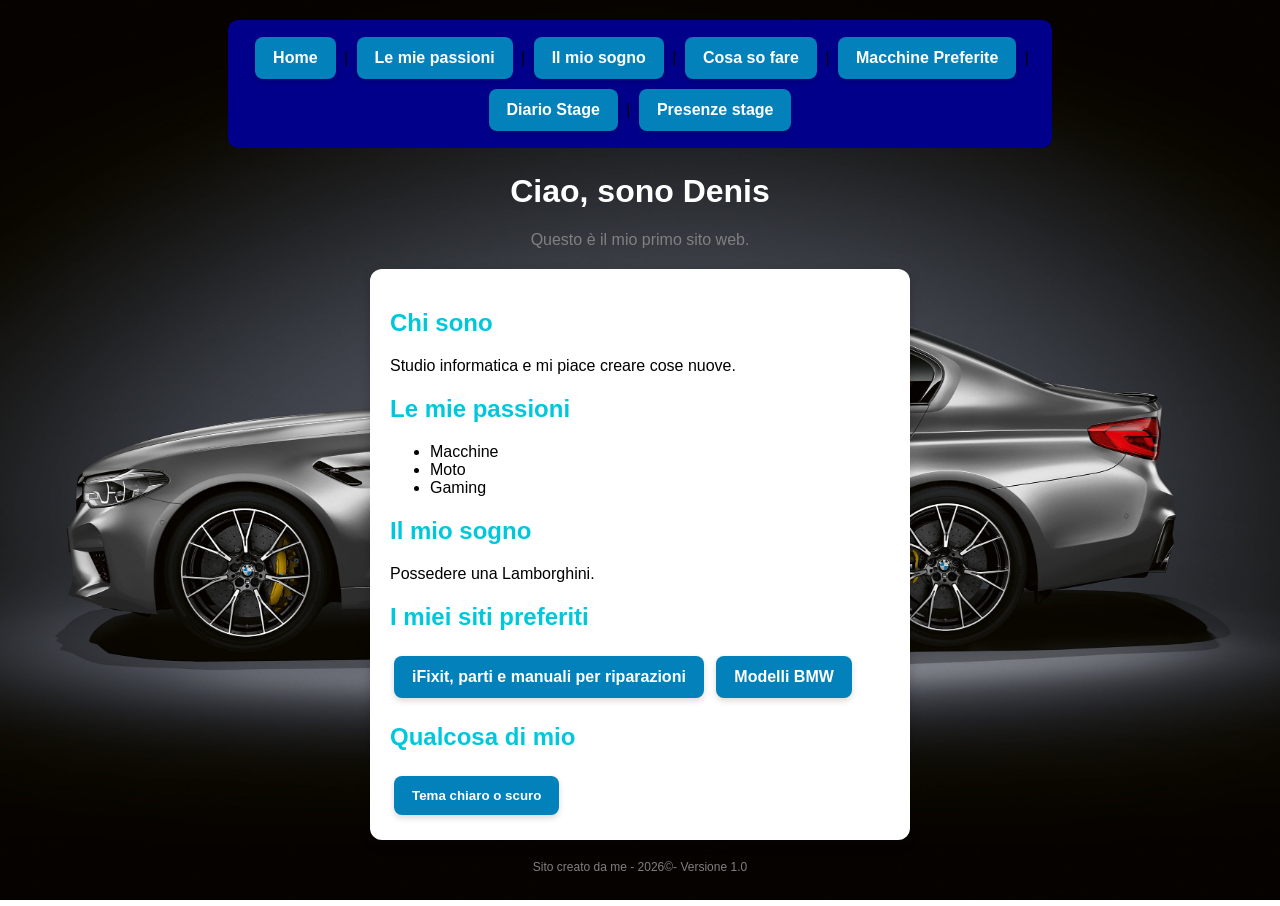
<file: index.html>
<!DOCTYPE html>
<html lang="it">
<head>
<meta charset="utf-8">
<meta name="viewport" content="width=device-width, initial-scale=1">
<title>Il mio primo sito</title>
<link rel="stylesheet" href="style.css">
</head>
<body>
   <p class="menu2"><a href="index.html">Home</a> | <a href="passione.html">Le mie passioni</a> | <a href="sogno.html">Il mio sogno</a> | <a href="competenze.html">Cosa so fare</a> | <a href="macchine.html">Macchine Preferite</a> | <a href="diario.html">Diario Stage</a> | <a href="presenze.html">Presenze stage</a></p>
<h1>Ciao, sono Denis</h1>
<p class="sotto">Questo è il mio primo sito web.</p>
<div class="scheda">
<h2>Chi sono</h2>
<p>Studio informatica e mi piace creare cose nuove.</p>
<h2>Le mie passioni</h2>
<ul>
<li>Macchine</li>
<li>Moto</li>
<li>Gaming</li>
</ul>
<h2>Il mio sogno</h2>
<p>Possedere una Lamborghini.</p>
    <h2>I miei siti preferiti</h2>
    <p>
      <a class="bottone" href="https://www.ifixit.com/it-it/Store" target="_blank">iFixit, parti e manuali per riparazioni</a>
      <a class="bottone" href="https://www.bmw.it/it/gamma.html" target="_blank">Modelli BMW</a>
    </p>
<h2>Qualcosa di mio</h2>
<button id="tema" class="bottone">Tema chiaro o scuro</button>
</div>
<p class="piede">Sito creato da me - 2026©️- Versione 1.0</p>
<script src="qualcosa.js"></script>
</body>
</html>
</file>
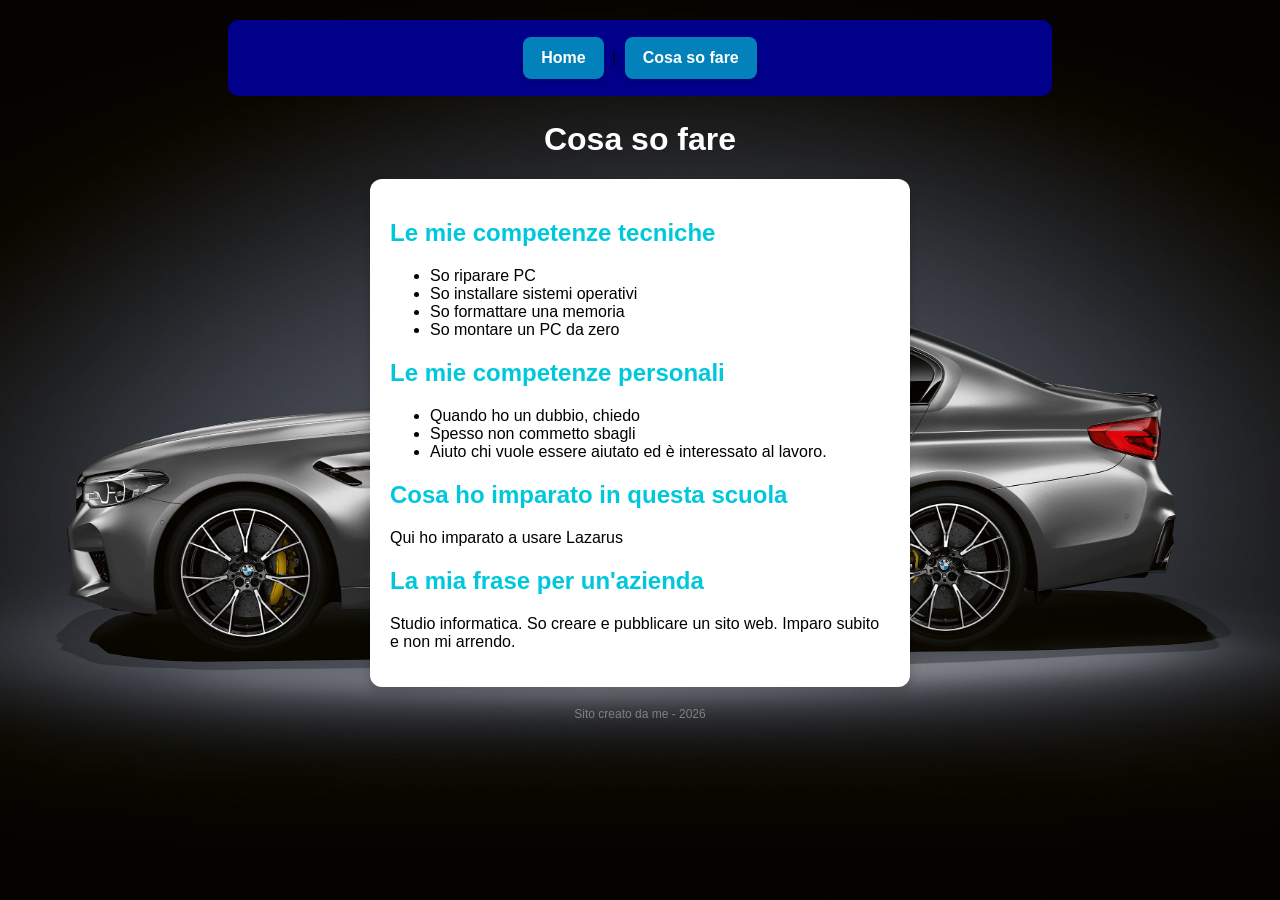
<file: competenze.html>
<!DOCTYPE html>
<html lang="it">
<head>
  <meta charset="utf-8">
  <meta name="viewport" content="width=device-width, initial-scale=1">
  <title>Cosa so fare</title>
  <link rel="stylesheet" href="style.css">
</head>
<body>
  <p class="menu2">
  <a href="index.html">Home</a> | 
  <a href="competenze.html">Cosa so fare</a>
</p> 
  </nav>
  <h1>Cosa so fare</h1>
  <div class="scheda">
    <h2>Le mie competenze tecniche</h2>
    <ul>
      <li>So riparare PC</li>
      <li>So installare sistemi operativi</li>
      <li>So formattare una memoria</li>
      <li>So montare un PC da zero</li>
    </ul>
    <h2>Le mie competenze personali</h2>
    <ul>
      <li>Quando ho un dubbio, chiedo</li>
      <li>Spesso non commetto sbagli</li>
      <li>Aiuto chi vuole essere aiutato ed è interessato al lavoro.</li>
    </ul>
    <h2>Cosa ho imparato in questa scuola</h2>
    <p>Qui ho imparato a usare Lazarus</p>
    <h2>La mia frase per un'azienda</h2>
    <p>Studio informatica. So creare e pubblicare un sito web. Imparo subito e non mi arrendo.</p>
  </div>
  <p class="piede">Sito creato da me - 2026</p>
</body>
</html>
</file>
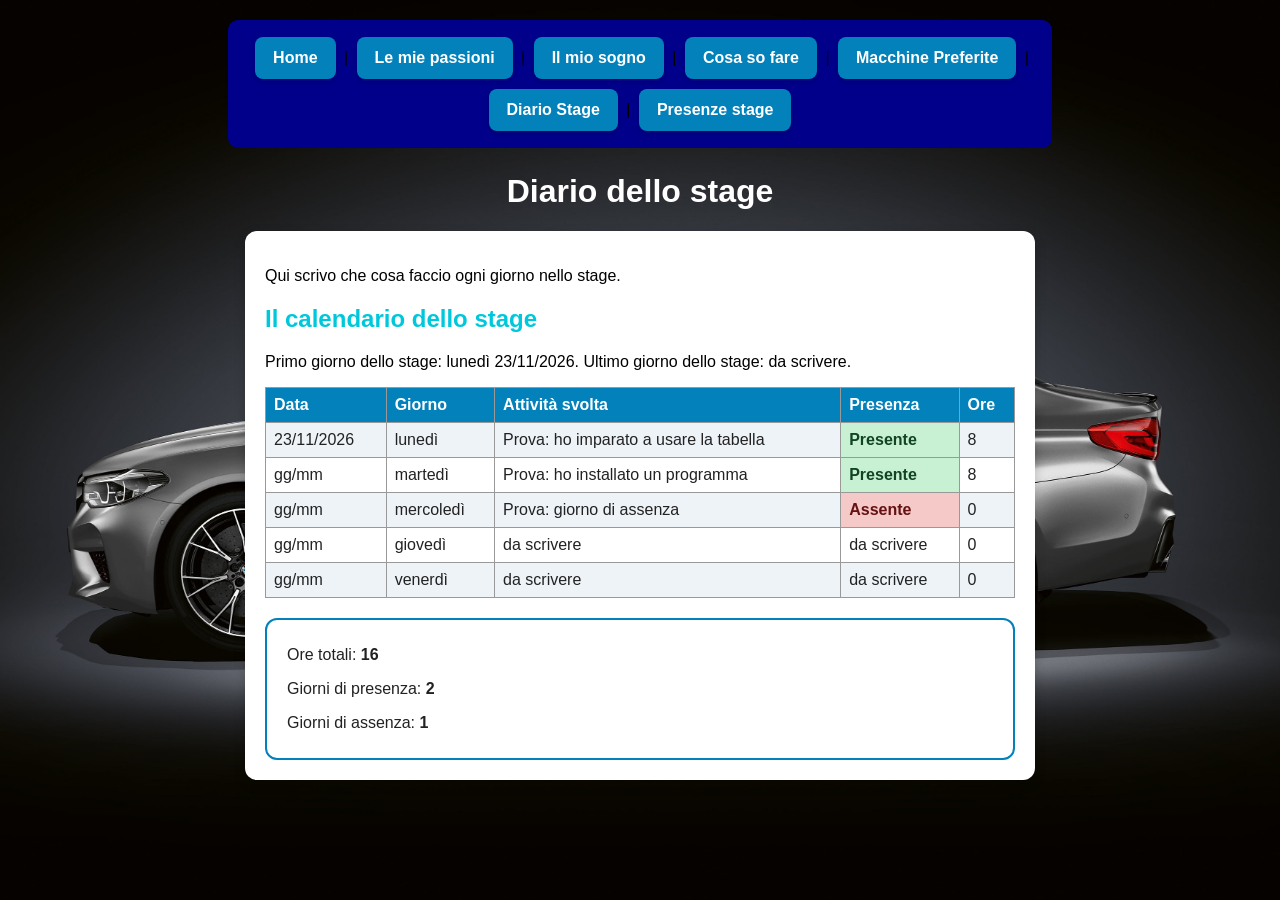
<file: diario.html>
<!DOCTYPE html>
<html lang="it">
<head>
<meta charset="utf-8">
<meta name="viewport" content="width=device-width, initial-scale=1">
<title>Diario dello stage - Denis</title>
<link rel="stylesheet" href="style.css">
</head>
<body>
   <p class="menu2"><a href="index.html">Home</a> | <a href="passione.html">Le mie passioni</a> | <a href="sogno.html">Il mio sogno</a> | <a href="competenze.html">Cosa so fare</a> | <a href="macchine.html">Macchine Preferite</a> | <a href="diario.html">Diario Stage</a> | <a href="presenze.html">Presenze stage</a></p>
<h1>Diario dello stage</h1>
<div class="scheda" style="max-width: 750px;">
<p>Qui scrivo che cosa faccio ogni giorno nello stage.</p>
<h2>Il calendario dello stage</h2>
<p>Primo giorno dello stage: lunedì 23/11/2026. Ultimo giorno dello stage: da scrivere.</p>
<table id="calendario">
<tr><th>Data</th><th>Giorno</th><th>Attività svolta</th><th>Presenza</th><th>Ore</th></tr>
<tr><td>23/11/2026</td><td>lunedì</td><td>Prova: ho imparato a usare la tabella</td><td class="presente">Presente</td><td>8</td></tr>
<tr><td>gg/mm</td><td>martedì</td><td>Prova: ho installato un programma</td><td class="presente">Presente</td><td>8</td></tr>
<tr><td>gg/mm</td><td>mercoledì</td><td>Prova: giorno di assenza</td><td class="assente">Assente</td><td>0</td></tr>
<tr><td>gg/mm</td><td>giovedì</td><td>da scrivere</td><td>da scrivere</td><td>0</td></tr>
<tr><td>gg/mm</td><td>venerdì</td><td>da scrivere</td><td>da scrivere</td><td>0</td></tr>
</table>
<div id="riepilogo">
<p>Ore totali: <strong id="totale-ore">0</strong></p>
<p>Giorni di presenza: <strong id="giorni-presenza">0</strong></p>
<p>Giorni di assenza: <strong id="giorni-assenza">0</strong></p>
</div>
</div>
<script src="diario.js"></script>
</body>
</html>
</file>
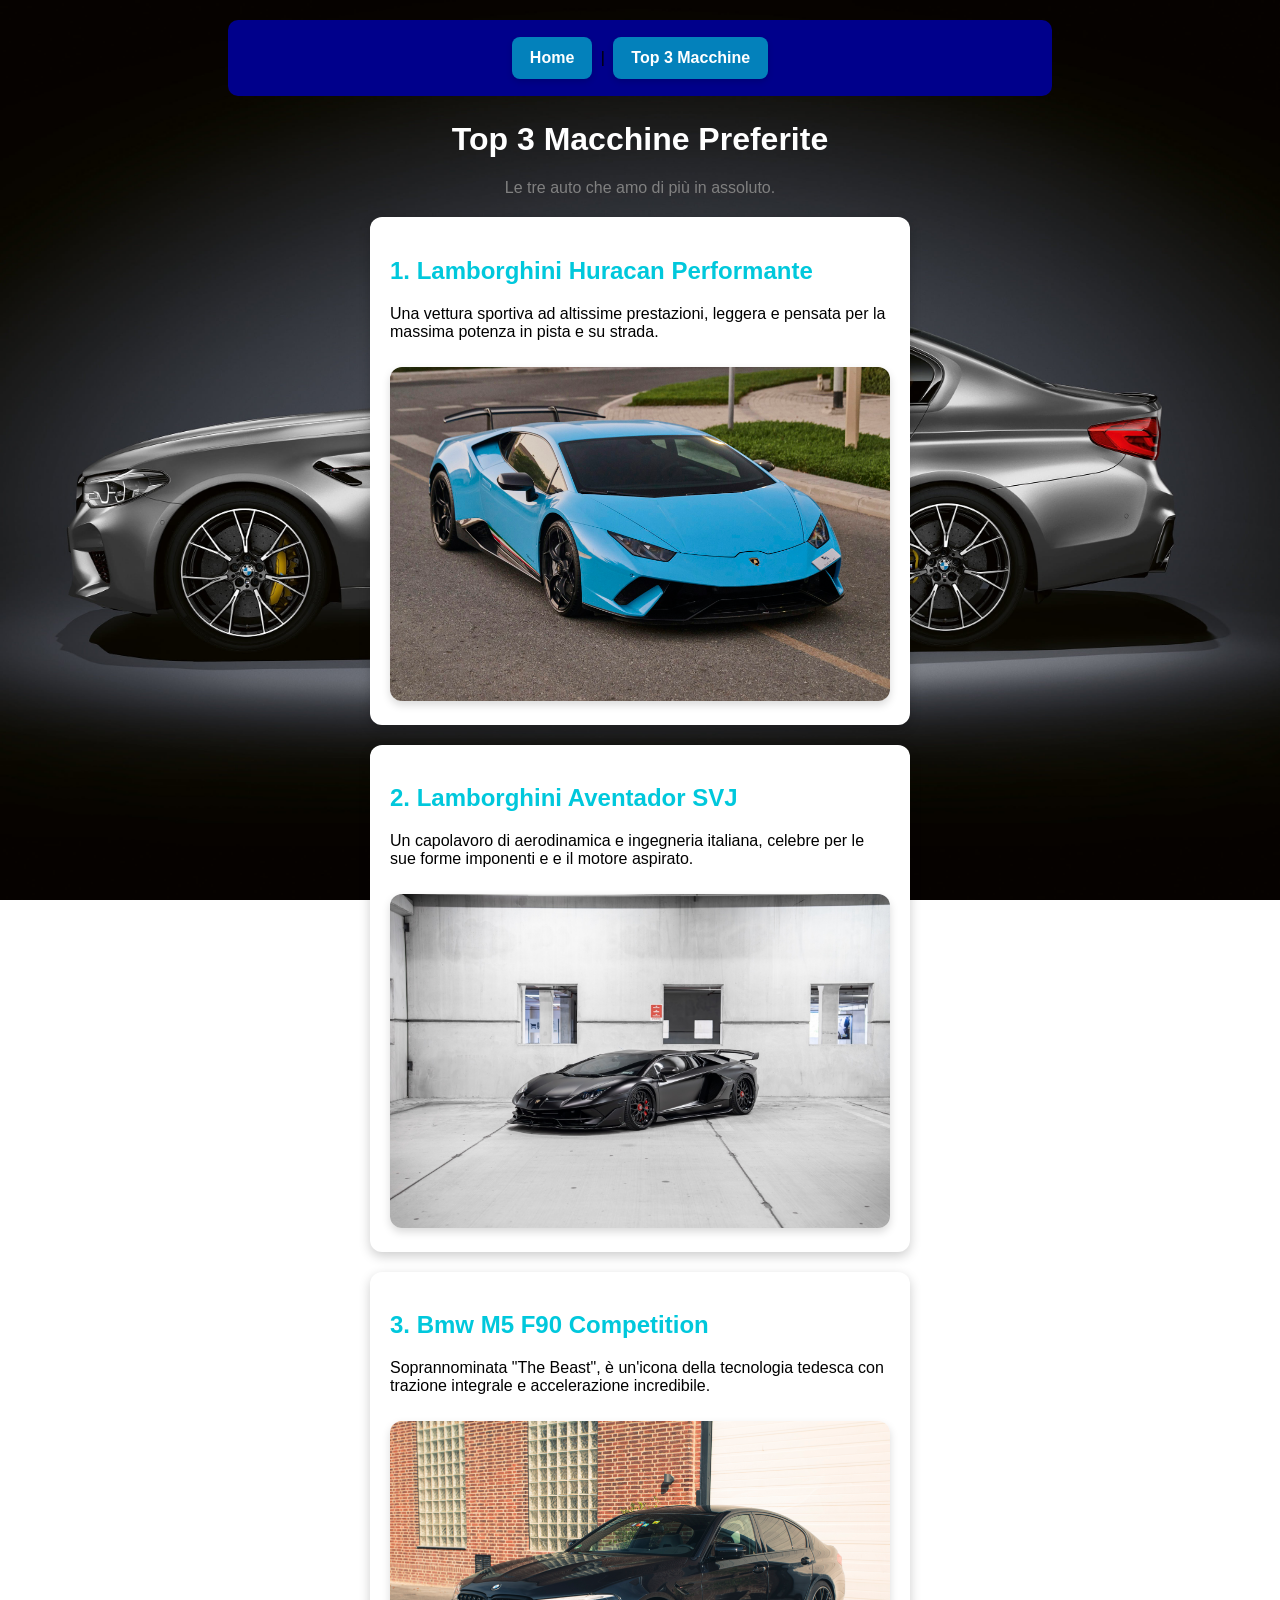
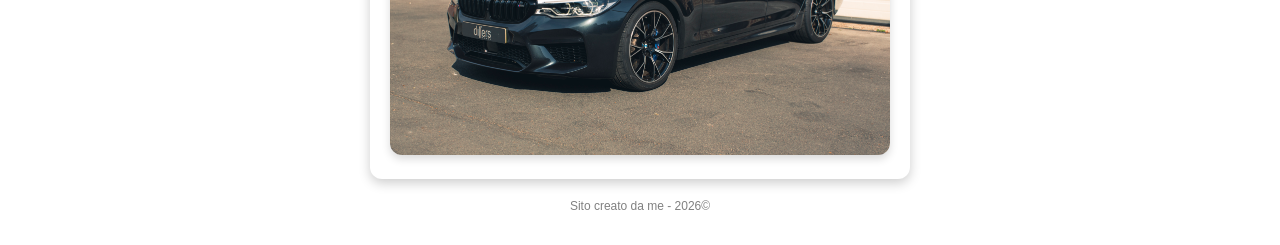
<file: macchine.html>
<!DOCTYPE html>
<html lang="it">
<head>
    <meta charset="utf-8">
    <meta name="viewport" content="width=device-width, initial-scale=1">
    <title>Top 3 Macchine Preferite</title>
    <link rel="stylesheet" href="style.css">
    <style>
        .foto-macchina {
            width: 100%;
            max-width: 100%;
            height: auto;
            border-radius: 12px;
            margin-top: 10px;
            box-shadow: 0 4px 8px rgba(0, 0, 0, 0.15);
        }
    </style>
</head>
<body>

    <p class="menu2">
        <a href="index.html">Home</a> | 
        <a href="macchine.html">Top 3 Macchine</a>
    </p>

    <h1>Top 3 Macchine Preferite</h1>
    <p class="sotto">Le tre auto che amo di più in assoluto.</p>

    <!-- Posizione 1 -->
    <div class="scheda">
        <h2>1. Lamborghini Huracan Performante</h2>
        <p>Una vettura sportiva ad altissime prestazioni, leggera e pensata per la massima potenza in pista e su strada.</p>
        <img src="img/huracanperformante.jpg" alt="Lamborghini Huracan Performante" class="foto-macchina">
    </div>

    <!-- Posizione 2 -->
    <div class="scheda">
        <h2>2. Lamborghini Aventador SVJ</h2>
        <p>Un capolavoro di aerodinamica e ingegneria italiana, celebre per le sue forme imponenti e e il motore aspirato.</p>
        <img src="img/aventadorsvj.jpg" alt="Lamborghini Aventador SVJ" class="foto-macchina">
    </div>

    <!-- Posizione 3 -->
    <div class="scheda">
        <h2>3. Bmw M5 F90 Competition</h2>
        <p>Soprannominata "The Beast", è un'icona della tecnologia tedesca con trazione integrale e accelerazione incredibile.</p>
        <img src="img/m5f90.jpg" alt="Bmw M5 F90 Competition" class="foto-macchina">
    </div>

    <p class="piede">Sito creato da me - 2026©️</p>

</body>
</html>
</file>
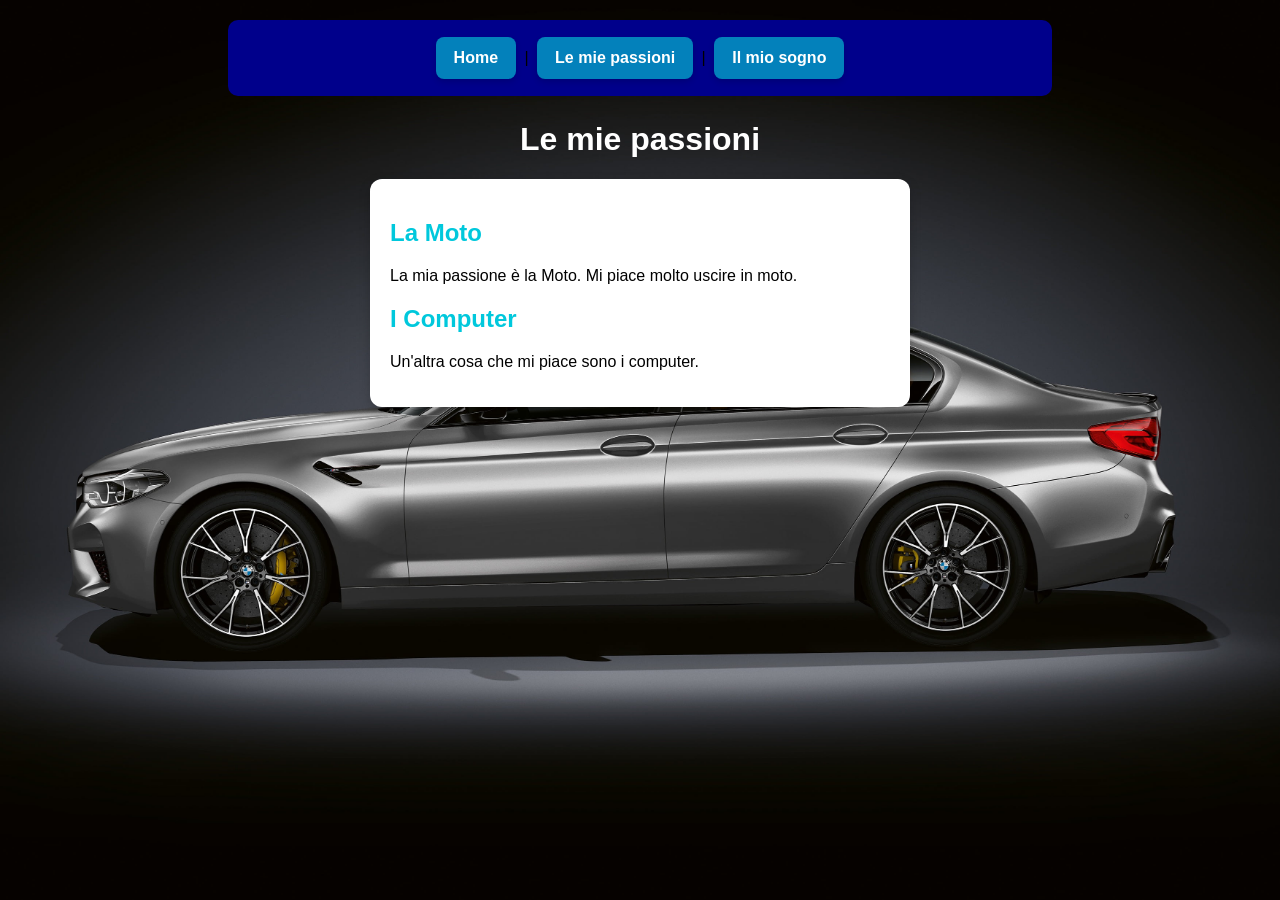
<file: passione.html>
<!DOCTYPE html>
<html lang="it">
<head>
  <meta charset="utf-8">
  <meta name="viewport" content="width=device-width, initial-scale=1">
  <title>Le mie passioni</title>
  <link rel="stylesheet" href="style.css">
</head>
<body>
  <p class="menu2"><a href="index.html">Home</a> | <a href="passione.html">Le mie passioni</a> | <a href="sogno.html">Il mio sogno</a></p>
  <h1>Le mie passioni</h1>
  <div class="scheda">
    <h2>La Moto</h2>
    <p>La mia passione è la Moto. Mi piace molto uscire in moto. </p>
    <h2>I Computer</h2>
    <p>Un'altra cosa che mi piace sono i computer.</p>
  </div>
</body>
</html>
</file>
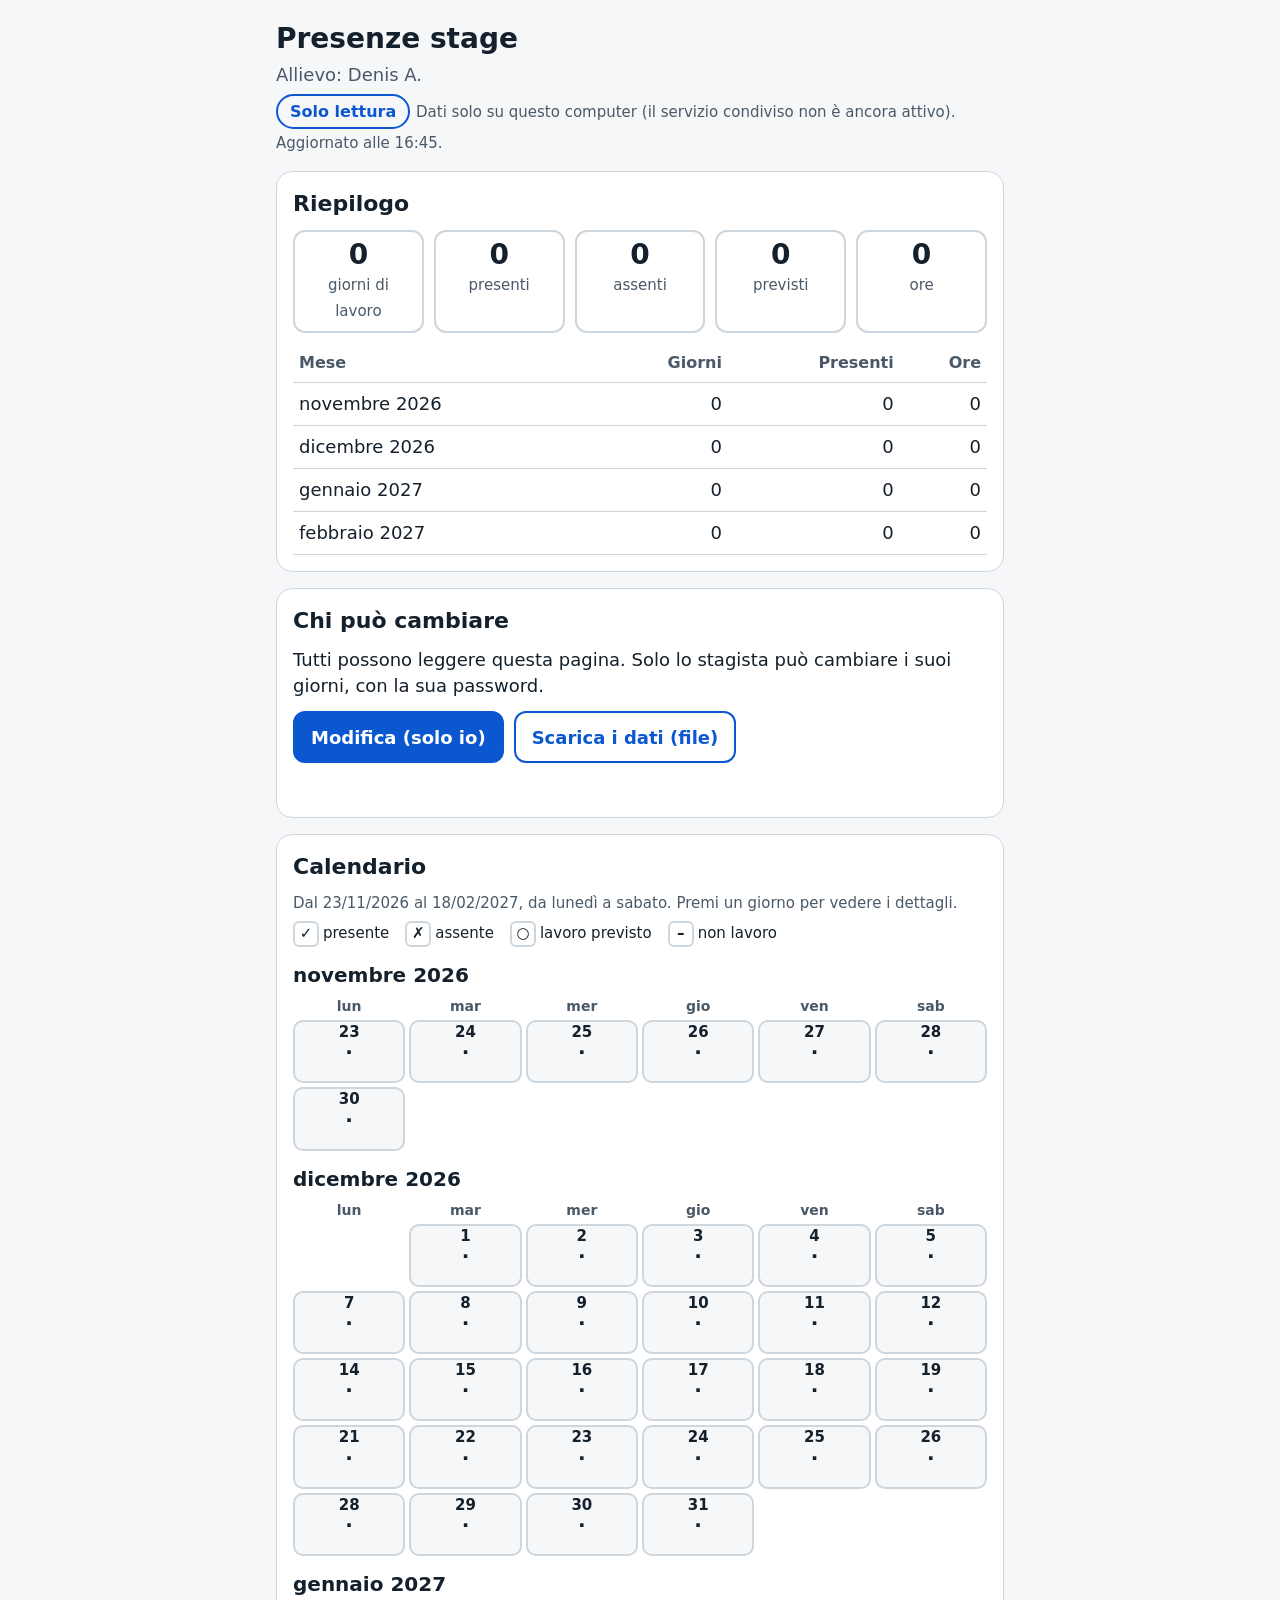
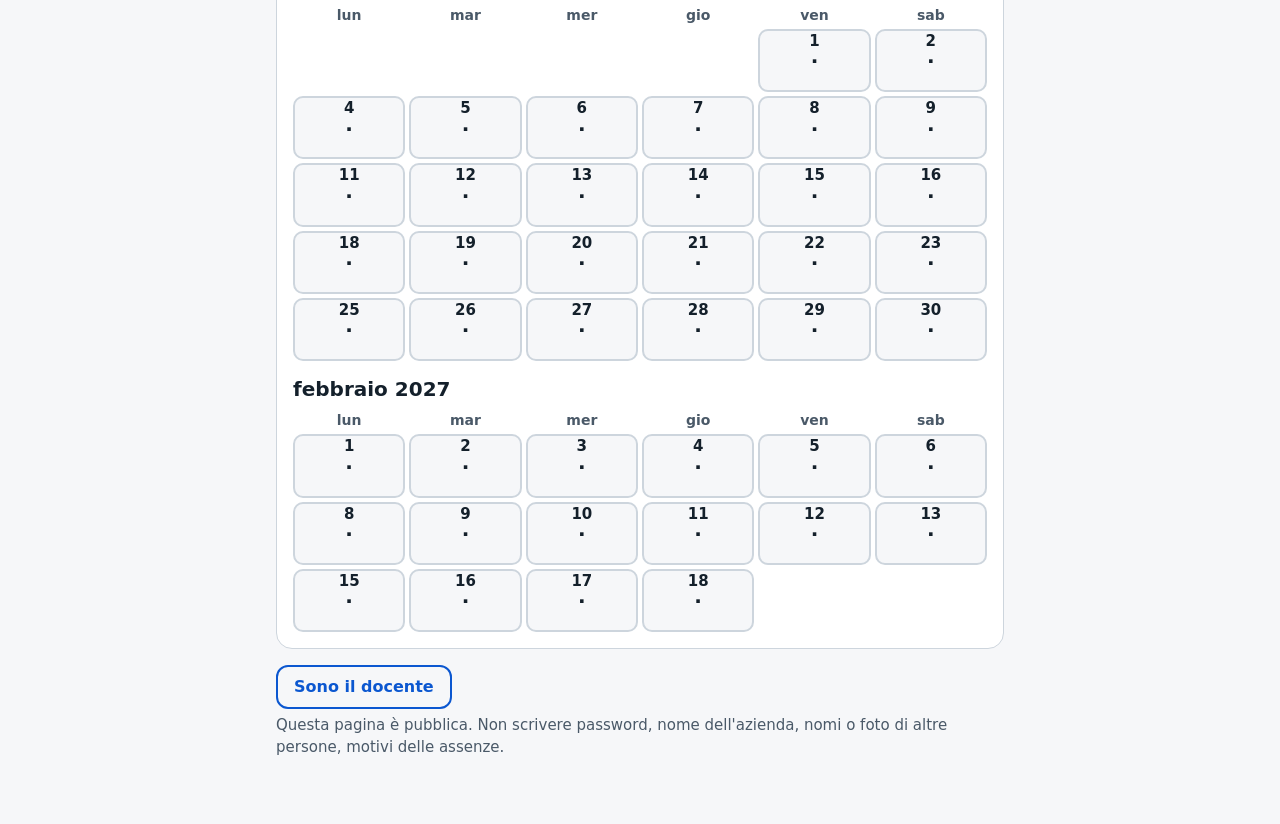
<file: presenza.html>
<!doctype html>
<html lang="it"><head><meta charset="utf-8"><meta name="viewport" content="width=device-width,initial-scale=1"><meta name="robots" content="noindex"><link rel="icon" href="data:,">
<title>Presenze stage</title>
<style>
:root{--bg:#f6f7f9;--card:#fff;--ink:#14202b;--mut:#4a5968;--line:#cdd5dd;--acc:#0b57d0;--accd:#fff;--ok:#0a7a3d;--okbg:#c8f0d2;--ko:#a32020;--kobg:#f6c9c9;--pv:#8a5a00;--pvbg:#fde9b8;--nl:#e7eaee;--warn:#fff8e1;--warnl:#e6c96a}
:root[data-theme="dark"]{--bg:#10161c;--card:#1a232c;--ink:#e8eef4;--mut:#a9b7c4;--line:#33424f;--acc:#8ab4f8;--accd:#10161c;--ok:#7fd69b;--okbg:#17402a;--ko:#ff9b9b;--kobg:#4a2222;--pv:#f2c66d;--pvbg:#4a3a12;--nl:#26313b;--warn:#3a3213;--warnl:#7a6a22}
@media (prefers-color-scheme:dark){:root:not([data-theme="light"]){--bg:#10161c;--card:#1a232c;--ink:#e8eef4;--mut:#a9b7c4;--line:#33424f;--acc:#8ab4f8;--accd:#10161c;--ok:#7fd69b;--okbg:#17402a;--ko:#ff9b9b;--kobg:#4a2222;--pv:#f2c66d;--pvbg:#4a3a12;--nl:#26313b;--warn:#3a3213;--warnl:#7a6a22}}
*{box-sizing:border-box}
html{-webkit-text-size-adjust:100%}
body{margin:0;background:var(--bg);color:var(--ink);font:18px/1.45 system-ui,-apple-system,"Segoe UI",Roboto,Arial,sans-serif;overflow-wrap:anywhere}
main{max-width:760px;margin:0 auto;padding:14px 16px 60px}
h1{font-size:28px;line-height:1.2;margin:8px 0 4px}
h2{font-size:22px;margin:0 0 10px}
p{margin:6px 0}
.sub,.small{color:var(--mut)}.small{font-size:15px}
section{background:var(--card);border:1px solid var(--line);border-radius:16px;padding:16px;margin:16px 0}
.badge{display:inline-block;padding:4px 12px;border-radius:99px;font-weight:700;font-size:16px;border:2px solid var(--line)}
.badge.view{border-color:var(--acc);color:var(--acc)}
.badge.edit{border-color:var(--ok);color:var(--ok);background:var(--okbg)}
.btn{min-height:52px;padding:10px 16px;border-radius:12px;border:2px solid var(--acc);background:var(--acc);color:var(--accd);font-weight:700;font-size:18px;line-height:1.2;font-family:inherit;cursor:pointer;touch-action:manipulation}
.btn.sec{background:transparent;color:var(--acc)}
.btn.ko{background:transparent;color:var(--ko);border-color:var(--ko)}
.btn:disabled{opacity:.5;cursor:default}
label{display:block;font-weight:700;margin:12px 0 4px}
input,select,textarea{width:100%;min-height:52px;font:inherit;padding:8px 10px;border-radius:10px;border:2px solid var(--line);background:var(--bg);color:var(--ink)}
textarea{min-height:96px}
input[type=checkbox]{width:28px;min-height:28px;height:28px;margin:0}
.msg{min-height:26px;font-weight:700}.msg.ok{color:var(--ok)}.msg.ko{color:var(--ko)}
.warn{background:var(--warn);border:1px solid var(--warnl);border-radius:10px;padding:10px 12px;margin:10px 0}
.actions{display:flex;flex-wrap:wrap;gap:10px;margin-top:12px}
[hidden]{display:none!important}
.cards{display:grid;grid-template-columns:repeat(2,1fr);gap:10px}
@media (min-width:600px){.cards{grid-template-columns:repeat(5,1fr)}}
.card{border:2px solid var(--line);border-radius:12px;padding:8px;text-align:center}
.card b{display:block;font-size:28px;line-height:1.1}.card span{font-size:15px;color:var(--mut)}
table{width:100%;border-collapse:collapse;margin-top:10px}
th,td{border-bottom:1px solid var(--line);padding:8px 6px;text-align:left}
th{font-size:16px;color:var(--mut)}td.n,th.n{text-align:right;white-space:nowrap}
.mese{margin:14px 0 6px;font-size:20px}
.grid{display:grid;grid-template-columns:repeat(6,1fr);gap:4px}
.gh{text-align:center;font-size:14px;font-weight:700;color:var(--mut)}
.d{min-height:62px;border-radius:10px;border:2px solid var(--line);background:var(--bg);color:var(--ink);font:inherit;padding:2px;display:flex;flex-direction:column;align-items:center;justify-content:center;line-height:1.15;cursor:pointer;touch-action:manipulation}
.d .dn{font-size:15px;font-weight:700}.d .sy{font-size:20px;font-weight:700}.d .ho{font-size:13px}
.d.s-N{background:var(--nl);color:var(--mut)}
.d.s-L{background:var(--pvbg);border-color:var(--pv);color:var(--pv)}
.d.s-P{background:var(--okbg);border-color:var(--ok);color:var(--ok)}
.d.s-A{background:var(--kobg);border-color:var(--ko);color:var(--ko)}
.vuoto{visibility:hidden}
.leg{display:flex;flex-wrap:wrap;gap:8px 16px;font-size:15px}
.leg span b{display:inline-block;min-width:26px;text-align:center;border-radius:6px;border:2px solid var(--line);margin-right:4px}
#sheet{position:fixed;inset:0;background:rgba(0,0,0,.5);display:flex;align-items:flex-end;justify-content:center;z-index:10}
#sheet .in{background:var(--card);width:100%;max-width:560px;max-height:92vh;overflow:auto;border-radius:18px 18px 0 0;padding:16px}
.sc{display:grid;grid-template-columns:1fr 1fr;gap:8px}
.sc .btn{background:var(--bg);color:var(--ink);border-color:var(--line)}
.sc .btn.on.N{background:var(--nl);border-color:var(--mut)}
.sc .btn.on.L{background:var(--pvbg);border-color:var(--pv);color:var(--pv)}
.sc .btn.on.P{background:var(--okbg);border-color:var(--ok);color:var(--ok)}
.sc .btn.on.A{background:var(--kobg);border-color:var(--ko);color:var(--ko)}
.days{display:grid;grid-template-columns:repeat(3,1fr);gap:8px}
.days label{display:flex;align-items:center;gap:8px;margin:0;font-weight:400;min-height:48px}
@media (max-width:520px){h1{font-size:24px}}
</style></head><body><main>
<h1>Presenze stage</h1>
<p class="sub" id="chi"></p>
<div id="viewer" hidden><label for="v-all">Allievo</label><select id="v-all"></select></div>
<div class="warn" id="prova" hidden><b>MODO PROVA.</b> Quello che scrivi resta solo su questo computer. Non va nelle presenze vere.</div>
<p><span class="badge view" id="modo">Solo lettura</span> <span class="small" id="stato">Caricamento...</span></p>

<section id="s-riep"><h2>Riepilogo</h2>
<div class="cards">
<div class="card"><b id="r-lav">0</b><span>giorni di lavoro</span></div>
<div class="card"><b id="r-pre">0</b><span>presenti</span></div>
<div class="card"><b id="r-ass">0</b><span>assenti</span></div>
<div class="card"><b id="r-prev">0</b><span>previsti</span></div>
<div class="card"><b id="r-ore">0</b><span>ore</span></div>
</div>
<table id="t-mesi"><thead><tr><th>Mese</th><th class="n">Giorni</th><th class="n">Presenti</th><th class="n">Ore</th></tr></thead><tbody></tbody></table>
</section>

<section id="s-az"><h2>Chi può cambiare</h2>
<p id="az-testo">Tutti possono leggere questa pagina. Solo lo stagista può cambiare i suoi giorni, con la sua password.</p>
<div id="f-pw" hidden>
<p id="pw-aiuto"></p>
<label for="pw1" id="l-pw1">Password</label><input id="pw1" type="password" autocomplete="current-password">
<div id="pw2box" hidden><label for="pw2">Scrivi ancora la stessa password</label><input id="pw2" type="password" autocomplete="new-password"></div>
<div class="actions"><button class="btn" id="b-pw-ok" type="button">Entra</button><button class="btn sec" id="b-pw-no" type="button">Annulla</button></div>
</div>
<div id="f-doc" hidden>
<label for="du">Utente</label><input id="du" type="text" autocomplete="username" autocapitalize="none" spellcheck="false">
<label for="dp">Password</label><input id="dp" type="password" autocomplete="current-password">
<div class="actions"><button class="btn" id="b-doc-ok" type="button">Entra</button><button class="btn sec" id="b-doc-no" type="button">Annulla</button></div>
</div>
<div class="actions" id="az-bott">
<button class="btn" id="b-mod" type="button">Modifica (solo io)</button>
<button class="btn sec" id="b-esci" type="button" hidden>Esci dalla modifica</button>
<button class="btn sec" id="b-export" type="button">Scarica i dati (file)</button>
<button class="btn sec" id="b-invia" type="button" hidden>Invia le modifiche in attesa</button>
</div>
<p class="msg" id="msg" role="status" aria-live="polite"></p>
</section>

<section id="s-fissi" hidden><h2>I miei giorni di lavoro</h2>
<p class="small">Scegli i giorni della settimana in cui lavori. Premi il bottone: tutti i giorni ancora vuoti diventano <b>Lavoro previsto</b> o <b>Non lavoro</b>. I giorni già segnati non cambiano.</p>
<div class="days" id="giorni-sett"></div>
<div class="actions"><button class="btn" id="b-fissi" type="button">Segna i giorni scelti</button></div>
</section>

<section><h2>Calendario</h2>
<p class="small">Dal 23/11/2026 al 18/02/2027, da lunedì a sabato. Premi un giorno per vedere i dettagli.</p>
<div class="leg"><span><b>✓</b>presente</span><span><b>✗</b>assente</span><span><b>○</b>lavoro previsto</span><span><b>–</b>non lavoro</span></div>
<div id="cal"></div></section>
<section id="s-doc" hidden><h2>Docente</h2><p class="small">Hai fatto l'accesso come docente. Puoi cambiare i giorni di questo allievo.</p>
<div class="actions"><button class="btn ko" id="b-reset" type="button">Azzera la password di questo allievo</button></div></section>
<p class="small"><button class="btn sec" id="b-docente" type="button" style="min-height:44px;font-size:16px">Sono il docente</button></p>
<p class="small">Questa pagina è pubblica. Non scrivere password, nome dell'azienda, nomi o foto di altre persone, motivi delle assenze.</p>
</main>
<div id="sheet" hidden role="dialog" aria-modal="true" aria-labelledby="sh-tit"><div class="in">
<h2 id="sh-tit"></h2>
<div id="sh-let"></div>
<div id="sh-mod" hidden>
<div class="sc" id="sh-stati"></div>
<div id="sh-campi">
<div id="sh-oreb"><label for="sh-ore">Ore (da 0 a 12)</label><input id="sh-ore" type="number" min="0" max="12" step="0.5" inputmode="decimal" placeholder="Per esempio: 6"></div>
<label for="sh-att" id="sh-attl">Che cosa hai fatto</label><textarea id="sh-att" maxlength="200" placeholder="Poche parole"></textarea>
</div>
<p class="msg" id="sh-msg" role="status" aria-live="polite"></p>
<div class="actions"><button class="btn" id="sh-salva" type="button">Salva il giorno</button><button class="btn sec" id="sh-vuoto" type="button">Svuota il giorno</button><button class="btn sec" id="sh-chiudi2" type="button">Chiudi</button></div>
</div>
<div class="actions" id="sh-solo"><button class="btn sec" id="sh-chiudi" type="button">Chiudi</button></div>
</div></div>
<script>
"use strict";
/* ====== CONFIGURAZIONE (versione 2.0, 16/11/2026) ====== */
var CFG = {
  allievo: "Denis A.",            /* «Nome I.»: lo mette la pagina «copia» */
  inizio: "2026-11-23", fine: "2027-02-18",
  endpoint: "",                      /* servizio Apps Script; vuoto = dati solo su questo computer */
  configUrl: "https://nicolaregge-pulse.github.io/corso-informatica/stage/config.json",  /* qui sta l'indirizzo del servizio: si attiva senza rifare le pagine */
  docenteModifica: true,             /* UN SOLO VALORE: true = il docente puo' sbloccare la modifica di ogni allievo; false = solo lo stagista */
  allievi: ["Alessandro A.","Denis A.","David A.","Eric C.","Nicolo' C.","Mirko D.","Ariel D.","Mahmoud E.","Rafi F.","Emmanuel F.","Andrea G.","Simone G.","Zhan L.","Tomas L.","Filippo M.","Beatrice N.","Kelvin P.","Kevin R.","Gabriele R.","Dani S.","Samuele U.","Noah V."],
  /*DOC-INIZIO*/
  doc: {iter: 200000, salt: "a8d4a243b55802ee8b06f915b5110654", verifier: "cc451e6afb8af21f107ca91ed9ddba4261b056ec4e5d4fe41ef4ede240320309"},
  /*DOC-FINE*/
  chiave: "presenze-stage-v2"
};
var PROVA = /[?&]prova=1/.test(location.search);
if (PROVA) { CFG.endpoint = ""; CFG.chiave += "-prova"; }
var QS = (location.search.match(/[?&]allievo=([^&]*)/) || [])[1];
var VIEWER = CFG.allievo.charAt(0) === "@";
var ALL = VIEWER ? (QS ? decodeURIComponent(QS.replace(/\+/g, " ")) : "") : CFG.allievo;
var NOMI = {N: "Non lavoro", L: "Lavoro previsto", P: "Presente", A: "Assente"};
var SIMB = {N: "–", L: "○", P: "✓", A: "✗"};
var GN = ["domenica","lunedì","martedì","mercoledì","giovedì","venerdì","sabato"];
var MN = ["gennaio","febbraio","marzo","aprile","maggio","giugno","luglio","agosto","settembre","ottobre","novembre","dicembre"];
var dati = {};            /* iso -> {s,o,t} dell'allievo mostrato */
var info = {salt: "", haPassword: false};
var pend = {};            /* modifiche non ancora nel servizio */
var K = null, comeDocente = false, aperto = null, ultimiDati = [];
var $ = function (id) { return document.getElementById(id); };
function el(t, c, x) { var e = document.createElement(t); if (c) e.className = c; if (x != null) e.textContent = x; return e; }
function utc(iso) { var p = iso.split("-"); return new Date(Date.UTC(+p[0], +p[1] - 1, +p[2])); }
function isoDi(d) { return d.toISOString().slice(0, 10); }
function fmt(iso) { var p = iso.split("-"); return p[2] + "/" + p[1] + "/" + p[0]; }
function nOre(n) { return String(Math.round(n * 10) / 10).replace(".", ","); }
function periodo() { var a = [], d = utc(CFG.inizio), f = utc(CFG.fine); while (d <= f) { if (d.getUTCDay() !== 0) a.push(isoDi(d)); d = new Date(d.getTime() + 86400000); } return a; }
var PER = periodo();
function msg(t, k) { var m = $("msg"); m.className = "msg " + (k || ""); m.textContent = t; }

/* ====== dati: locali o dal servizio ====== */
function kLoc(p) { return CFG.chiave + ":" + (p || "d") + ":" + ALL; }
function leggiLoc(p) { try { var t = localStorage.getItem(kLoc(p)); return t ? JSON.parse(t) : null; } catch (e) { return null; } }
function scriviLoc(p, v) { try { localStorage.setItem(kLoc(p), JSON.stringify(v)); } catch (e) {} }
function vista() { var o = {}, k; for (k in dati) o[k] = dati[k]; for (k in pend) { if (pend[k].s) o[k] = pend[k]; else delete o[k]; } return o; }
function stato(t) { $("stato").textContent = t; }
function ora() { var d = new Date(); return ("0" + d.getHours()).slice(-2) + ":" + ("0" + d.getMinutes()).slice(-2); }
function carica() {
  if (!ALL) { dati = {}; disegna(); stato("Scegli un allievo."); return Promise.resolve(); }
  pend = (CFG.endpoint && leggiLoc("pend")) || {};
  if (!CFG.endpoint) {
    var l = leggiLoc("d") || {};
    dati = l.giorni || {}; info = {salt: l.salt || "", haPassword: !!l.verifier};
    stato((PROVA ? "Modo prova: dati solo su questo computer. " : "Dati solo su questo computer (il servizio condiviso non è ancora attivo). ") + "Aggiornato alle " + ora() + ".");
    disegna(); return Promise.resolve();
  }
  return fetch(CFG.endpoint + "?t=" + Date.now()).then(function (r) { return r.json(); }).then(function (j) {
    dati = {}; (j.giorni || []).forEach(function (g) { if (g.a === ALL) dati[g.d] = {s: g.s, o: Number(g.o) || 0, t: g.t || ""}; });
    var a = (j.allievi || []).filter(function (x) { return x.nome === ALL; })[0];
    info = a ? {salt: a.salt || "", haPassword: !!a.haPassword} : {salt: "", haPassword: false};
    if (typeof j.docenteModifica === "boolean") CFG.docenteModifica = j.docenteModifica;
    stato("Dati dal servizio condiviso. Aggiornati alle " + ora() + ".");
    disegna();
  }).catch(function () { dati = {}; stato("Il servizio condiviso non risponde. Riprova più tardi."); disegna(); });
}

/* ====== calendario e riepilogo ====== */
function disegna() {
  $("chi").textContent = ALL ? "Allievo: " + ALL : "Scegli un allievo per vedere le sue presenze.";
  var v = vista(), c = {L: 0, P: 0, A: 0, ore: 0}, mesi = {};
  PER.forEach(function (d) {
    var x = v[d]; if (!x) return; var m = d.slice(0, 7);
    mesi[m] = mesi[m] || {g: 0, p: 0, o: 0};
    if (x.s === "L") { c.L++; mesi[m].g++; }
    if (x.s === "P") { c.P++; mesi[m].g++; mesi[m].p++; mesi[m].o += x.o || 0; c.ore += x.o || 0; }
    if (x.s === "A") { c.A++; mesi[m].g++; }
  });
  $("r-lav").textContent = c.L + c.P + c.A; $("r-pre").textContent = c.P; $("r-ass").textContent = c.A; $("r-prev").textContent = c.L; $("r-ore").textContent = nOre(c.ore);
  var tb = document.querySelector("#t-mesi tbody"); tb.textContent = "";
  var chiavi = []; PER.forEach(function (d) { var m = d.slice(0, 7); if (chiavi.indexOf(m) < 0) chiavi.push(m); });
  chiavi.forEach(function (m) {
    var q = mesi[m] || {g: 0, p: 0, o: 0}, tr = el("tr");
    tr.appendChild(el("td", null, MN[+m.slice(5) - 1] + " " + m.slice(0, 4))); tr.appendChild(el("td", "n", q.g)); tr.appendChild(el("td", "n", q.p)); tr.appendChild(el("td", "n", nOre(q.o))); tb.appendChild(tr);
  });
  var cal = $("cal"); cal.textContent = "";
  chiavi.forEach(function (m) {
    cal.appendChild(el("h3", "mese", MN[+m.slice(5) - 1] + " " + m.slice(0, 4)));
    var g = el("div", "grid"); ["lun", "mar", "mer", "gio", "ven", "sab"].forEach(function (n) { g.appendChild(el("div", "gh", n)); });
    var giorni = PER.filter(function (d) { return d.slice(0, 7) === m; });
    var off = (utc(giorni[0]).getUTCDay() + 6) % 7; for (var i = 0; i < off; i++) g.appendChild(el("div", "vuoto"));
    giorni.forEach(function (d) {
      var x = v[d], b = el("button", "d" + (x ? " s-" + x.s : "")); b.type = "button";
      b.appendChild(el("span", "dn", String(+d.slice(8)))); b.appendChild(el("span", "sy", x ? SIMB[x.s] : "·"));
      b.appendChild(el("span", "ho", x && x.s === "P" ? nOre(x.o || 0) + " h" : " "));
      b.setAttribute("aria-label", GN[utc(d).getUTCDay()] + " " + fmt(d) + ": " + (x ? NOMI[x.s] + (x.s === "P" ? ", " + nOre(x.o || 0) + " ore" : "") : "non segnato"));
      b.addEventListener("click", function () { apriGiorno(d); }); g.appendChild(b);
    });
    cal.appendChild(g);
  });
  $("b-invia").hidden = !(K && CFG.endpoint && Object.keys(pend).length);
}

/* ====== il giorno ====== */
var scelta = "";
function apriGiorno(d) {
  aperto = d; var x = vista()[d];
  $("sh-tit").textContent = GN[utc(d).getUTCDay()] + " " + fmt(d); $("sh-msg").textContent = "";
  var let_ = $("sh-let"); let_.textContent = "";
  if (!K) {
    let_.appendChild(el("p", null, x ? NOMI[x.s] : "Non ancora segnato."));
    if (x && x.s === "P") let_.appendChild(el("p", null, "Ore: " + nOre(x.o || 0)));
    if (x && x.t) let_.appendChild(el("p", null, x.t));
    $("sh-mod").hidden = true; $("sh-solo").hidden = false;
  } else {
    scelta = x ? x.s : ""; $("sh-ore").value = x && x.s === "P" ? x.o : ""; $("sh-att").value = x ? (x.t || "") : "";
    var S = $("sh-stati"); S.textContent = "";
    ["P", "A", "L", "N"].forEach(function (s) {
      var b = el("button", "btn " + s, SIMB[s] + " " + NOMI[s]); b.type = "button"; b.dataset.s = s;
      b.addEventListener("click", function () { scelta = s; campi(); }); S.appendChild(b);
    });
    campi(); $("sh-mod").hidden = false; $("sh-solo").hidden = true;
  }
  $("sheet").hidden = false;
  var f = $("sh-mod").hidden ? $("sh-chiudi") : S0(); if (f) f.focus();
}
function S0() { return $("sh-stati").firstChild; }
function campi() {
  Array.prototype.forEach.call($("sh-stati").children, function (b) { b.className = "btn " + b.dataset.s + (b.dataset.s === scelta ? " on" : ""); b.setAttribute("aria-pressed", b.dataset.s === scelta ? "true" : "false"); });
  $("sh-campi").hidden = !(scelta === "P" || scelta === "L"); $("sh-oreb").hidden = scelta !== "P";
  $("sh-attl").textContent = scelta === "L" ? "Che cosa farai (facoltativo)" : "Che cosa hai fatto";
}
function chiudi() { $("sheet").hidden = true; aperto = null; }
function salvaGiorno() {
  var m = $("sh-msg"); m.className = "msg ko";
  if (!scelta) { m.textContent = "Scegli una delle quattro cose."; return; }
  var o = 0, t = $("sh-att").value.trim().slice(0, 200);
  if (scelta === "P") {
    o = parseFloat(String($("sh-ore").value).replace(",", "."));
    if (isNaN(o) || o < 0 || o > 12) { m.textContent = "Le ore sono un numero da 0 a 12."; return; }
    if (!t) { m.textContent = "Scrivi in poche parole che cosa hai fatto."; return; }
  }
  if (scelta === "A" || scelta === "N") t = "";
  invia([{d: aperto, s: scelta, o: o, t: t}]).then(function (ok) { if (ok) chiudi(); });
}
function svuotaGiorno() { invia([{d: aperto, s: "", o: 0, t: ""}]).then(function (ok) { if (ok) chiudi(); }); }

/* ====== salvataggio ====== */
function applica(lista) {
  lista.forEach(function (g) { if (g.s) dati[g.d] = {s: g.s, o: g.o, t: g.t}; else delete dati[g.d]; });
}
function invia(lista) {
  if (!K) { msg("Per cambiare serve l'accesso.", "ko"); return Promise.resolve(false); }
  if (!CFG.endpoint) {
    if (comeDocente && !CFG.docenteModifica) { msg("La modifica del docente è spenta.", "ko"); return Promise.resolve(false); }
    applica(lista); var l = leggiLoc("d") || {}; l.giorni = dati; scriviLoc("d", l); disegna();
    msg("Salvato su questo computer. Premi «Scarica i dati» per avere il file.", "ok"); return Promise.resolve(true);
  }
  return post({op: "salva", allievo: ALL, k: K, giorni: lista}).then(function (j) {
    if (j && j.ok) { applica(lista); lista.forEach(function (g) { delete pend[g.d]; }); scriviLoc("pend", pend); disegna(); msg("Salvato nel servizio condiviso.", "ok"); return true; }
    if (j && /accesso/.test(j.errore || "")) { msg("La password non è più valida. Esci e rientra.", "ko"); return false; }
    msg("Il servizio non ha accettato (" + ((j && j.errore) || "errore") + ").", "ko"); return false;
  }).catch(function () {
    lista.forEach(function (g) { pend[g.d] = {s: g.s, o: g.o, t: g.t}; }); scriviLoc("pend", pend); disegna();
    msg("Non riesco a inviare. La modifica resta su questo computer: premi «Invia le modifiche in attesa».", "ko"); return true;
  });
}
function inviaAttesa() {
  var lista = Object.keys(pend).map(function (d) { return {d: d, s: pend[d].s, o: pend[d].o || 0, t: pend[d].t || ""}; });
  if (!lista.length) return; invia(lista).then(function () { carica(); });
}
function post(c) { return fetch(CFG.endpoint, {method: "POST", headers: {"Content-Type": "text/plain;charset=utf-8"}, body: JSON.stringify(c)}).then(function (r) { return r.json(); }); }

/* ====== password: PBKDF2 con sale; si salva e si confronta solo l'impronta ====== */
function hex2buf(h) { var a = new Uint8Array(h.length / 2); for (var i = 0; i < a.length; i++) a[i] = parseInt(h.substr(i * 2, 2), 16); return a; }
function buf2hex(b) { return Array.prototype.map.call(new Uint8Array(b), function (x) { return ("0" + x.toString(16)).slice(-2); }).join(""); }
function derivaChiave(saltHex, extra, password, iter) {
  var enc = new TextEncoder(), sale = hex2buf(saltHex), u = enc.encode(extra.trim().toLowerCase());
  var s = new Uint8Array(sale.length + u.length); s.set(sale, 0); s.set(u, sale.length);
  return crypto.subtle.importKey("raw", enc.encode(password), "PBKDF2", false, ["deriveBits"]).then(function (k) {
    return crypto.subtle.deriveBits({name: "PBKDF2", hash: "SHA-256", salt: s, iterations: iter}, k, 256);
  }).then(function (bits) { var kk = buf2hex(bits); return crypto.subtle.digest("SHA-256", enc.encode(kk)).then(function (h) { return {K: kk, V: buf2hex(h)}; }); });
}
function saleNuovo() { var a = new Uint8Array(16); crypto.getRandomValues(a); return buf2hex(a); }
var ITER = 200000;
function haCrypto() { return !!(window.crypto && crypto.subtle); }

function mostraPw(si) {
  $("f-pw").hidden = !si; $("f-doc").hidden = true; $("pw1").value = ""; $("pw2").value = "";
  if (!si) return;
  var nuova = !info.haPassword;
  $("pw2box").hidden = !nuova;
  $("pw-aiuto").textContent = nuova ? "Prima volta: scegli la tua password. Almeno 8 caratteri. Scrivila su un posto sicuro: non si può leggere più. Non darla a nessuno." : "Scrivi la tua password.";
  $("l-pw1").textContent = nuova ? "Scegli la password" : "Password"; $("b-pw-ok").textContent = nuova ? "Salva la password ed entra" : "Entra";
  $("pw1").autocomplete = nuova ? "new-password" : "current-password"; $("pw1").focus();
}
function entraStagista() {
  if (!haCrypto()) { msg("Questo browser non può controllare la password. Apri la pagina con https.", "ko"); return; }
  var p = $("pw1").value, nuova = !info.haPassword;
  if (nuova) { if (p.length < 8) { msg("La password ha almeno 8 caratteri.", "ko"); return; } if (p !== $("pw2").value) { msg("Le due password sono diverse.", "ko"); return; } }
  else if (!p) { msg("Scrivi la password.", "ko"); return; }
  $("b-pw-ok").disabled = true; msg("Controllo...", "");
  var fine = function () { $("b-pw-ok").disabled = false; };
  var salt = nuova ? saleNuovo() : info.salt;
  derivaChiave(salt, ALL, p, ITER).then(function (r) {
    if (nuova) {
      if (!CFG.endpoint) { var l = leggiLoc("d") || {}; l.salt = salt; l.verifier = r.V; scriviLoc("d", l); info = {salt: salt, haPassword: true}; fine(); attiva(r.K, false); return; }
      return post({op: "imposta", allievo: ALL, salt: salt, verifier: r.V}).then(function (j) {
        fine(); if (j && j.ok) { info = {salt: salt, haPassword: true}; attiva(r.K, false); } else msg("Non riesco a salvare la password (" + ((j && j.errore) || "errore") + "). Se qualcuno l'ha già scelta, chiedi al docente di azzerarla.", "ko");
      });
    }
    if (!CFG.endpoint) { var l2 = leggiLoc("d") || {}; fine(); if (r.V === l2.verifier) attiva(r.K, false); else sbagliata(); return; }
    return post({op: "verifica", allievo: ALL, k: r.K}).then(function (j) { fine(); if (j && j.ok) attiva(r.K, false); else sbagliata(); });
  }).catch(function () { fine(); msg("Non riesco a controllare. Riprova.", "ko"); });
}
function sbagliata() { setTimeout(function () { msg("Password sbagliata. Riprova.", "ko"); $("pw1").value = ""; }, 600); }
function entraDocente() {
  if (!haCrypto()) { msg("Questo browser non può controllare la password. Apri la pagina con https.", "ko"); return; }
  if (!CFG.docenteModifica) { msg("La modifica del docente è spenta.", "ko"); return; }
  if (!CFG.doc.iter) { msg("L'accesso del docente non è ancora attivo.", "ko"); return; }
  var u = $("du").value, p = $("dp").value; if (!u || !p) { msg("Scrivi utente e password.", "ko"); return; }
  $("b-doc-ok").disabled = true; msg("Controllo...", "");
  derivaChiave(CFG.doc.salt, u, p, CFG.doc.iter).then(function (r) {
    $("b-doc-ok").disabled = false;
    if (!CFG.endpoint) { if (r.V === CFG.doc.verifier) attiva(r.K, true); else sbagliataDoc(); return; }
    return post({op: "verifica", allievo: ALL, k: r.K}).then(function (j) { if (j && j.ok) attiva(r.K, true); else sbagliataDoc(); });
  }).catch(function () { $("b-doc-ok").disabled = false; msg("Non riesco a controllare. Riprova.", "ko"); });
}
function sbagliataDoc() { setTimeout(function () { msg("Utente o password sbagliati.", "ko"); $("dp").value = ""; }, 600); }
function attiva(k, doc) {
  K = k; comeDocente = doc; $("pw1").value = ""; $("pw2").value = ""; $("dp").value = "";
  $("f-pw").hidden = true; $("f-doc").hidden = true;
  var b = $("modo"); b.textContent = doc ? "Modifica attiva (docente)" : "Modifica attiva"; b.className = "badge edit";
  $("b-mod").hidden = true; $("b-docente").hidden = true; $("b-esci").hidden = false; $("s-fissi").hidden = false; $("s-doc").hidden = !doc;
  $("az-testo").textContent = "Puoi cambiare i giorni. Premi un giorno del calendario.";
  msg("Accesso giusto.", "ok"); disegna();
}
function esci() {
  K = null; comeDocente = false; chiudi();
  var b = $("modo"); b.textContent = "Solo lettura"; b.className = "badge view";
  $("b-mod").hidden = VIEWER; $("b-docente").hidden = false; $("b-esci").hidden = true; $("s-fissi").hidden = true; $("s-doc").hidden = true; $("f-pw").hidden = true; $("f-doc").hidden = true;
  $("az-testo").textContent = VIEWER ? "Tutti possono leggere questa pagina. Solo lo stagista può cambiare i suoi giorni, dalla pagina del suo sito, con la sua password." : "Tutti possono leggere questa pagina. Solo lo stagista può cambiare i suoi giorni, con la sua password.";
  msg("", ""); disegna();
}

/* ====== giorni fissi, azzeramento, file ====== */
function segnaFissi() {
  var sc = {}; Array.prototype.forEach.call(document.querySelectorAll("#giorni-sett input"), function (i) { if (i.checked) sc[i.value] = 1; });
  if (!Object.keys(sc).length) { msg("Scegli almeno un giorno della settimana.", "ko"); return; }
  var v = vista(), lista = [];
  PER.forEach(function (d) { if (!v[d]) lista.push({d: d, s: sc[utc(d).getUTCDay()] ? "L" : "N", o: 0, t: ""}); });
  if (!lista.length) { msg("Tutti i giorni sono già segnati.", "ko"); return; }
  var pezzi = [], i; for (i = 0; i < lista.length; i += 100) pezzi.push(lista.slice(i, i + 100));
  (function giro(n, tot) { if (n >= pezzi.length) { msg("Segnati " + tot + " giorni.", "ok"); return; } invia(pezzi[n]).then(function (ok) { if (ok) giro(n + 1, tot + pezzi[n].length); }); })(0, 0);
}
function azzera() {
  if (!confirm("Azzero la password di " + ALL + "? Dovrà sceglierne una nuova.")) return;
  if (!CFG.endpoint) { var l = leggiLoc("d") || {}; delete l.salt; delete l.verifier; scriviLoc("d", l); info = {salt: "", haPassword: false}; msg("Password azzerata.", "ok"); return; }
  post({op: "reset", allievo: ALL, k: K}).then(function (j) { if (j && j.ok) { info = {salt: "", haPassword: false}; msg("Password azzerata.", "ok"); } else msg("Non azzerata (" + ((j && j.errore) || "errore") + ").", "ko"); });
}
function esporta() {
  var v = vista(), g = PER.filter(function (d) { return v[d]; }).map(function (d) { return {data: d, stato: v[d].s, ore: v[d].o || 0, attivita: v[d].t || ""}; });
  var blob = new Blob([JSON.stringify({versione: "2.0", allievo: ALL, giorni: g}, null, 1)], {type: "application/json"});
  var a = document.createElement("a"); a.href = URL.createObjectURL(blob); a.download = "presenze-stage.json"; document.body.appendChild(a); a.click(); document.body.removeChild(a);
}

document.addEventListener("DOMContentLoaded", function () {
  var gs = $("giorni-sett"); [1, 2, 3, 4, 5, 6].forEach(function (n) { var l = el("label"), i = el("input"); i.type = "checkbox"; i.value = n; l.appendChild(i); l.appendChild(document.createTextNode(GN[n])); gs.appendChild(l); });
  if (VIEWER) {
    $("viewer").hidden = false; var s = $("v-all"), o0 = el("option", null, "Scegli..."); o0.value = ""; s.appendChild(o0);
    CFG.allievi.forEach(function (n) { var o = el("option", null, n); o.value = n; if (n === ALL) o.selected = true; s.appendChild(o); });
    s.addEventListener("change", function () { ALL = s.value; esci(); carica(); });
  }
  $("b-mod").hidden = VIEWER; if (VIEWER) $("az-testo").textContent = "Tutti possono leggere questa pagina. Solo lo stagista può cambiare i suoi giorni, dalla pagina del suo sito, con la sua password.";
  if (PROVA) $("prova").hidden = false;
  $("b-mod").addEventListener("click", function () { if (!ALL) return; mostraPw(true); });
  $("b-pw-ok").addEventListener("click", entraStagista); $("pw1").addEventListener("keydown", function (e) { if (e.key === "Enter" && $("pw2box").hidden) entraStagista(); });
  $("b-pw-no").addEventListener("click", function () { mostraPw(false); msg("", ""); });
  $("b-docente").addEventListener("click", function () { $("f-doc").hidden = false; $("f-pw").hidden = true; $("du").focus(); });
  $("b-doc-ok").addEventListener("click", entraDocente); $("dp").addEventListener("keydown", function (e) { if (e.key === "Enter") entraDocente(); });
  $("b-doc-no").addEventListener("click", function () { $("f-doc").hidden = true; msg("", ""); });
  $("b-esci").addEventListener("click", esci); $("b-export").addEventListener("click", esporta); $("b-invia").addEventListener("click", inviaAttesa);
  $("b-fissi").addEventListener("click", segnaFissi); $("b-reset").addEventListener("click", azzera);
  $("sh-salva").addEventListener("click", salvaGiorno); $("sh-vuoto").addEventListener("click", svuotaGiorno);
  $("sh-chiudi").addEventListener("click", chiudi); $("sh-chiudi2").addEventListener("click", chiudi);
  $("sheet").addEventListener("click", function (e) { if (e.target === $("sheet")) chiudi(); });
  document.addEventListener("keydown", function (e) { if (e.key === "Escape" && !$("sheet").hidden) chiudi(); });
  esci();
  carica();
  if (!(PROVA || CFG.endpoint || !CFG.configUrl)) fetch(CFG.configUrl + "?t=" + Date.now(), {cache: "no-store"}).then(function (r) { return r.json(); }).then(function (j) {
    if (j && typeof j.endpoint === "string" && /^https:\/\//.test(j.endpoint) && !K) { CFG.endpoint = j.endpoint; carica(); }
  }).catch(function () {});
});
</script></body></html>
</file>
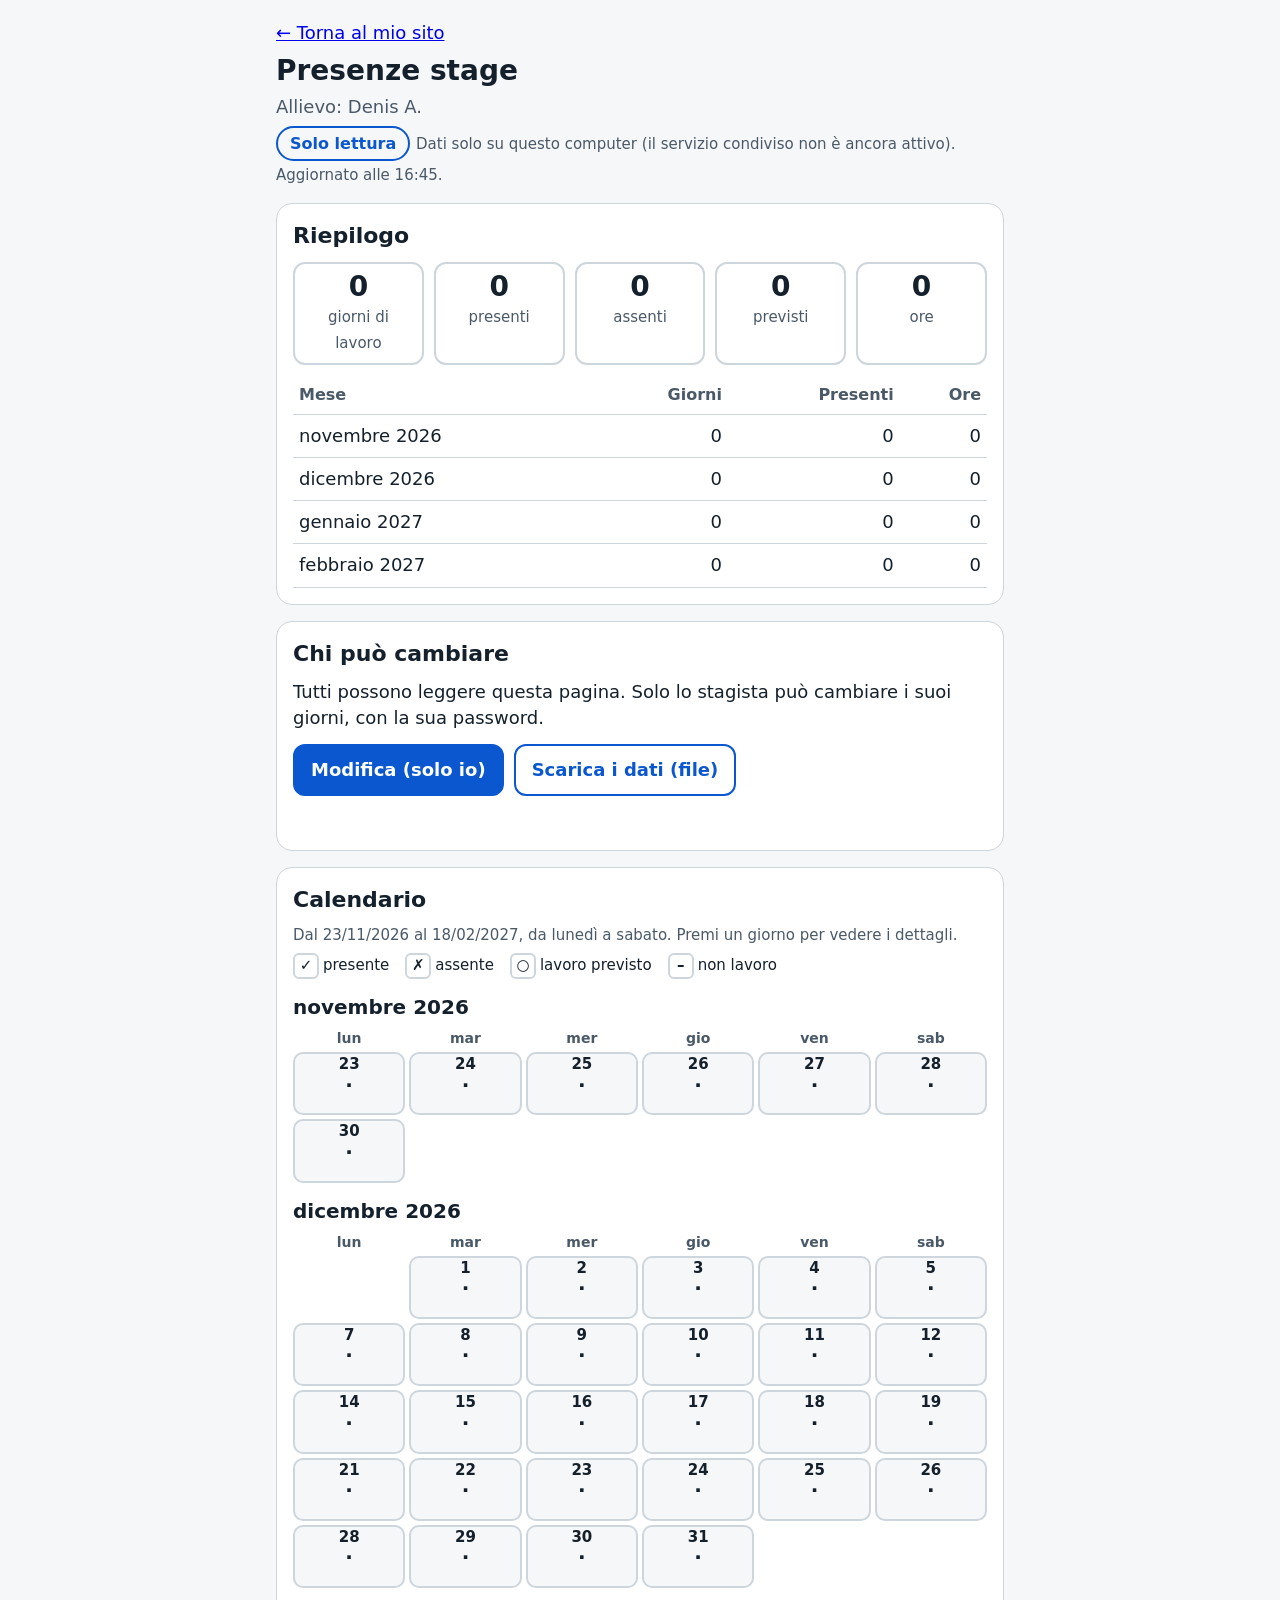
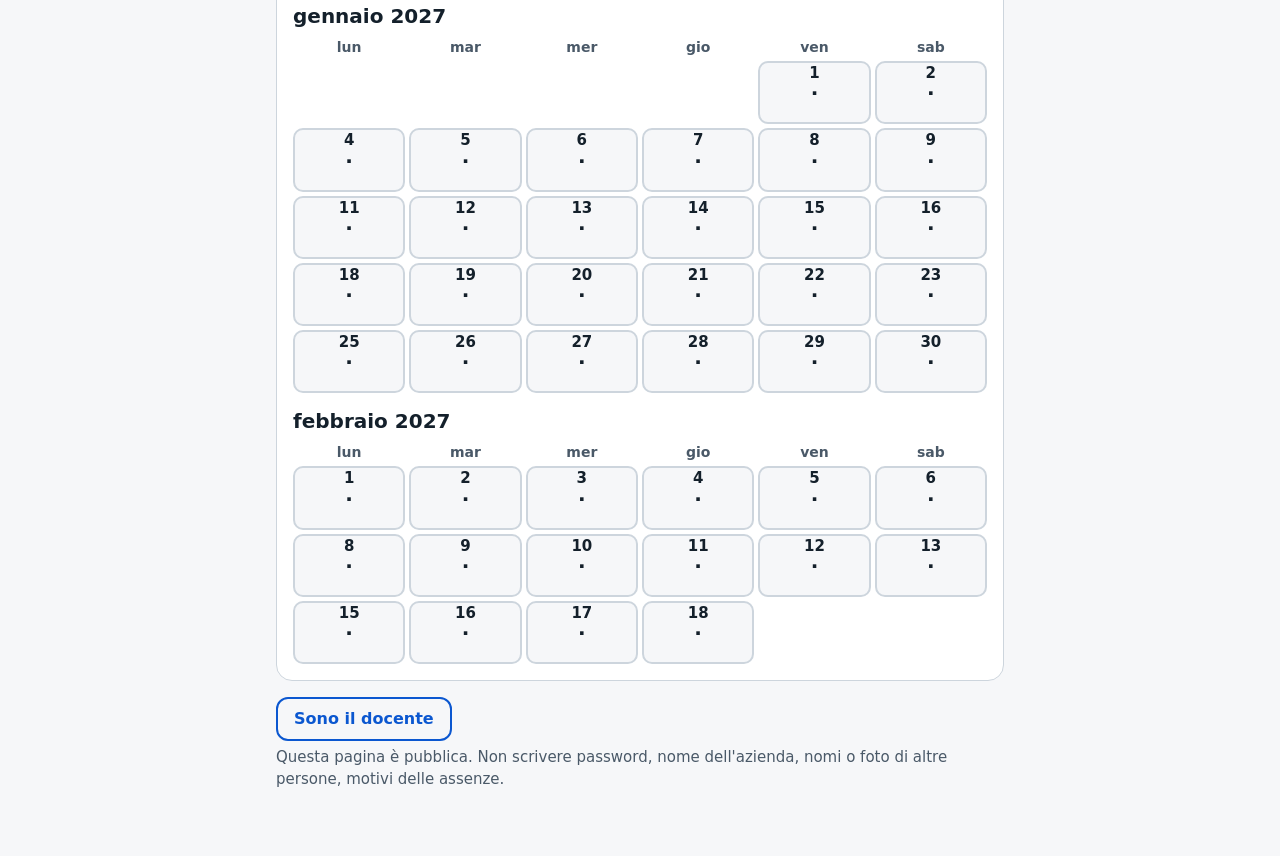
<file: presenze.html>
<!doctype html>
<html lang="it"><head><meta charset="utf-8"><meta name="viewport" content="width=device-width,initial-scale=1"><meta name="robots" content="noindex"><link rel="icon" href="data:,">
<title>Presenze stage</title>
<style>
:root{--bg:#f6f7f9;--card:#fff;--ink:#14202b;--mut:#4a5968;--line:#cdd5dd;--acc:#0b57d0;--accd:#fff;--ok:#0a7a3d;--okbg:#c8f0d2;--ko:#a32020;--kobg:#f6c9c9;--pv:#8a5a00;--pvbg:#fde9b8;--nl:#e7eaee;--warn:#fff8e1;--warnl:#e6c96a}
:root[data-theme="dark"]{--bg:#10161c;--card:#1a232c;--ink:#e8eef4;--mut:#a9b7c4;--line:#33424f;--acc:#8ab4f8;--accd:#10161c;--ok:#7fd69b;--okbg:#17402a;--ko:#ff9b9b;--kobg:#4a2222;--pv:#f2c66d;--pvbg:#4a3a12;--nl:#26313b;--warn:#3a3213;--warnl:#7a6a22}
@media (prefers-color-scheme:dark){:root:not([data-theme="light"]){--bg:#10161c;--card:#1a232c;--ink:#e8eef4;--mut:#a9b7c4;--line:#33424f;--acc:#8ab4f8;--accd:#10161c;--ok:#7fd69b;--okbg:#17402a;--ko:#ff9b9b;--kobg:#4a2222;--pv:#f2c66d;--pvbg:#4a3a12;--nl:#26313b;--warn:#3a3213;--warnl:#7a6a22}}
*{box-sizing:border-box}
html{-webkit-text-size-adjust:100%}
body{margin:0;background:var(--bg);color:var(--ink);font:18px/1.45 system-ui,-apple-system,"Segoe UI",Roboto,Arial,sans-serif;overflow-wrap:anywhere}
main{max-width:760px;margin:0 auto;padding:14px 16px 60px}
h1{font-size:28px;line-height:1.2;margin:8px 0 4px}
h2{font-size:22px;margin:0 0 10px}
p{margin:6px 0}
.sub,.small{color:var(--mut)}.small{font-size:15px}
section{background:var(--card);border:1px solid var(--line);border-radius:16px;padding:16px;margin:16px 0}
.badge{display:inline-block;padding:4px 12px;border-radius:99px;font-weight:700;font-size:16px;border:2px solid var(--line)}
.badge.view{border-color:var(--acc);color:var(--acc)}
.badge.edit{border-color:var(--ok);color:var(--ok);background:var(--okbg)}
.btn{min-height:52px;padding:10px 16px;border-radius:12px;border:2px solid var(--acc);background:var(--acc);color:var(--accd);font-weight:700;font-size:18px;line-height:1.2;font-family:inherit;cursor:pointer;touch-action:manipulation}
.btn.sec{background:transparent;color:var(--acc)}
.btn.ko{background:transparent;color:var(--ko);border-color:var(--ko)}
.btn:disabled{opacity:.5;cursor:default}
label{display:block;font-weight:700;margin:12px 0 4px}
input,select,textarea{width:100%;min-height:52px;font:inherit;padding:8px 10px;border-radius:10px;border:2px solid var(--line);background:var(--bg);color:var(--ink)}
textarea{min-height:96px}
input[type=checkbox]{width:28px;min-height:28px;height:28px;margin:0}
.msg{min-height:26px;font-weight:700}.msg.ok{color:var(--ok)}.msg.ko{color:var(--ko)}
.warn{background:var(--warn);border:1px solid var(--warnl);border-radius:10px;padding:10px 12px;margin:10px 0}
.actions{display:flex;flex-wrap:wrap;gap:10px;margin-top:12px}
[hidden]{display:none!important}
.cards{display:grid;grid-template-columns:repeat(2,1fr);gap:10px}
@media (min-width:600px){.cards{grid-template-columns:repeat(5,1fr)}}
.card{border:2px solid var(--line);border-radius:12px;padding:8px;text-align:center}
.card b{display:block;font-size:28px;line-height:1.1}.card span{font-size:15px;color:var(--mut)}
table{width:100%;border-collapse:collapse;margin-top:10px}
th,td{border-bottom:1px solid var(--line);padding:8px 6px;text-align:left}
th{font-size:16px;color:var(--mut)}td.n,th.n{text-align:right;white-space:nowrap}
.mese{margin:14px 0 6px;font-size:20px}
.grid{display:grid;grid-template-columns:repeat(6,1fr);gap:4px}
.gh{text-align:center;font-size:14px;font-weight:700;color:var(--mut)}
.d{min-height:62px;border-radius:10px;border:2px solid var(--line);background:var(--bg);color:var(--ink);font:inherit;padding:2px;display:flex;flex-direction:column;align-items:center;justify-content:center;line-height:1.15;cursor:pointer;touch-action:manipulation}
.d .dn{font-size:15px;font-weight:700}.d .sy{font-size:20px;font-weight:700}.d .ho{font-size:13px}
.d.s-N{background:var(--nl);color:var(--mut)}
.d.s-L{background:var(--pvbg);border-color:var(--pv);color:var(--pv)}
.d.s-P{background:var(--okbg);border-color:var(--ok);color:var(--ok)}
.d.s-A{background:var(--kobg);border-color:var(--ko);color:var(--ko)}
.vuoto{visibility:hidden}
.leg{display:flex;flex-wrap:wrap;gap:8px 16px;font-size:15px}
.leg span b{display:inline-block;min-width:26px;text-align:center;border-radius:6px;border:2px solid var(--line);margin-right:4px}
#sheet{position:fixed;inset:0;background:rgba(0,0,0,.5);display:flex;align-items:flex-end;justify-content:center;z-index:10}
#sheet .in{background:var(--card);width:100%;max-width:560px;max-height:92vh;overflow:auto;border-radius:18px 18px 0 0;padding:16px}
.sc{display:grid;grid-template-columns:1fr 1fr;gap:8px}
.sc .btn{background:var(--bg);color:var(--ink);border-color:var(--line)}
.sc .btn.on.N{background:var(--nl);border-color:var(--mut)}
.sc .btn.on.L{background:var(--pvbg);border-color:var(--pv);color:var(--pv)}
.sc .btn.on.P{background:var(--okbg);border-color:var(--ok);color:var(--ok)}
.sc .btn.on.A{background:var(--kobg);border-color:var(--ko);color:var(--ko)}
.days{display:grid;grid-template-columns:repeat(3,1fr);gap:8px}
.days label{display:flex;align-items:center;gap:8px;margin:0;font-weight:400;min-height:48px}
@media (max-width:520px){h1{font-size:24px}}
</style></head><body><main>
<p id="torna" hidden><a href="index.html">&larr; Torna al mio sito</a></p>
<h1>Presenze stage</h1>
<p class="sub" id="chi"></p>
<div id="viewer" hidden><label for="v-all">Allievo</label><select id="v-all"></select></div>
<div class="warn" id="prova" hidden><b>MODO PROVA.</b> Quello che scrivi resta solo su questo computer. Non va nelle presenze vere.</div>
<p><span class="badge view" id="modo">Solo lettura</span> <span class="small" id="stato">Caricamento...</span></p>

<section id="s-riep"><h2>Riepilogo</h2>
<div class="cards">
<div class="card"><b id="r-lav">0</b><span>giorni di lavoro</span></div>
<div class="card"><b id="r-pre">0</b><span>presenti</span></div>
<div class="card"><b id="r-ass">0</b><span>assenti</span></div>
<div class="card"><b id="r-prev">0</b><span>previsti</span></div>
<div class="card"><b id="r-ore">0</b><span>ore</span></div>
</div>
<table id="t-mesi"><thead><tr><th>Mese</th><th class="n">Giorni</th><th class="n">Presenti</th><th class="n">Ore</th></tr></thead><tbody></tbody></table>
</section>

<section id="s-az"><h2>Chi può cambiare</h2>
<p id="az-testo">Tutti possono leggere questa pagina. Solo lo stagista può cambiare i suoi giorni, con la sua password.</p>
<div id="f-pw" hidden>
<p id="pw-aiuto"></p>
<label for="pw1" id="l-pw1">Password</label><input id="pw1" type="password" autocomplete="current-password">
<div id="pw2box" hidden><label for="pw2">Scrivi ancora la stessa password</label><input id="pw2" type="password" autocomplete="new-password"></div>
<div class="actions"><button class="btn" id="b-pw-ok" type="button">Entra</button><button class="btn sec" id="b-pw-no" type="button">Annulla</button></div>
</div>
<div id="f-doc" hidden>
<label for="du">Utente</label><input id="du" type="text" autocomplete="username" autocapitalize="none" spellcheck="false">
<label for="dp">Password</label><input id="dp" type="password" autocomplete="current-password">
<div class="actions"><button class="btn" id="b-doc-ok" type="button">Entra</button><button class="btn sec" id="b-doc-no" type="button">Annulla</button></div>
</div>
<div class="actions" id="az-bott">
<button class="btn" id="b-mod" type="button">Modifica (solo io)</button>
<button class="btn sec" id="b-esci" type="button" hidden>Esci dalla modifica</button>
<button class="btn sec" id="b-export" type="button">Scarica i dati (file)</button>
<button class="btn sec" id="b-import" type="button" hidden>Carica il mio file</button><input type="file" id="f-import" accept=".json,application/json" hidden>
<button class="btn sec" id="b-invia" type="button" hidden>Invia le modifiche in attesa</button>
</div>
<p class="msg" id="msg" role="status" aria-live="polite"></p>
</section>

<section id="s-fissi" hidden><h2>I miei giorni di lavoro</h2>
<p class="small">Scegli i giorni della settimana in cui lavori. Premi il bottone: tutti i giorni ancora vuoti diventano <b>Lavoro previsto</b> o <b>Non lavoro</b>. I giorni già segnati non cambiano.</p>
<div class="days" id="giorni-sett"></div>
<div class="actions"><button class="btn" id="b-fissi" type="button">Segna i giorni scelti</button></div>
</section>

<section><h2>Calendario</h2>
<p class="small">Dal 23/11/2026 al 18/02/2027, da lunedì a sabato. Premi un giorno per vedere i dettagli.</p>
<div class="leg"><span><b>✓</b>presente</span><span><b>✗</b>assente</span><span><b>○</b>lavoro previsto</span><span><b>–</b>non lavoro</span></div>
<div id="cal"></div></section>
<section id="s-doc" hidden><h2>Docente</h2><p class="small">Hai fatto l'accesso come docente. Puoi cambiare i giorni di questo allievo.</p>
<div class="actions"><button class="btn ko" id="b-reset" type="button">Azzera la password di questo allievo</button></div></section>
<p class="small"><button class="btn sec" id="b-docente" type="button" style="min-height:44px;font-size:16px">Sono il docente</button></p>
<p class="small">Questa pagina è pubblica. Non scrivere password, nome dell'azienda, nomi o foto di altre persone, motivi delle assenze.</p>
</main>
<div id="sheet" hidden role="dialog" aria-modal="true" aria-labelledby="sh-tit"><div class="in">
<h2 id="sh-tit"></h2>
<div id="sh-let"></div>
<div id="sh-mod" hidden>
<div class="sc" id="sh-stati"></div>
<div id="sh-campi">
<div id="sh-oreb"><label for="sh-ore">Ore (da 0 a 12)</label><input id="sh-ore" type="number" min="0" max="12" step="0.5" inputmode="decimal" placeholder="Per esempio: 6"></div>
<label for="sh-att" id="sh-attl">Che cosa hai fatto</label><textarea id="sh-att" maxlength="200" placeholder="Poche parole"></textarea>
</div>
<p class="msg" id="sh-msg" role="status" aria-live="polite"></p>
<div class="actions"><button class="btn" id="sh-salva" type="button">Salva il giorno</button><button class="btn sec" id="sh-vuoto" type="button">Svuota il giorno</button><button class="btn sec" id="sh-chiudi2" type="button">Chiudi</button></div>
</div>
<div class="actions" id="sh-solo"><button class="btn sec" id="sh-chiudi" type="button">Chiudi</button></div>
</div></div>
<script>
"use strict";
/* ====== CONFIGURAZIONE (versione 2.2, 17/11/2026; v2.2: link «Torna al mio sito», bottone «Carica il mio file» per rimettere i giorni salvati con «Scarica i dati»; v2.1: accesso del docente con la password scelta dal docente, sale nuovo, PBKDF2 2.000.000 iterazioni; v2.0: prima versione) ====== */
var CFG = {
  allievo: "Denis A.",            /* «Nome I.»: lo mette la pagina «copia» */
  inizio: "2026-11-23", fine: "2027-02-18",
  endpoint: "",                      /* servizio Apps Script; vuoto = dati solo su questo computer */
  configUrl: "https://nicolaregge-pulse.github.io/corso-informatica/stage/config.json",  /* qui sta l'indirizzo del servizio: si attiva senza rifare le pagine */
  docenteModifica: true,             /* UN SOLO VALORE: true = il docente puo' sbloccare la modifica di ogni allievo; false = solo lo stagista */
  allievi: ["Alessandro A.","Denis A.","David A.","Eric C.","Nicolo' C.","Mirko D.","Ariel D.","Mahmoud E.","Rafi F.","Emmanuel F.","Andrea G.","Simone G.","Zhan L.","Tomas L.","Filippo M.","Beatrice N.","Kelvin P.","Kevin R.","Gabriele R.","Dani S.","Samuele U.","Noah V."],
  /*DOC-INIZIO*/
  doc: {iter: 2000000, salt: "30419b9ed8a272e2755a133168255df7", verifier: "aa7f3bc6ee890cc2c3f1fb0e5d5bc6c0f261cc8dd26fa501a1899412390e0832"},
  /*DOC-FINE*/
  chiave: "presenze-stage-v2"
};
var PROVA = /[?&]prova=1/.test(location.search);
if (PROVA) { CFG.endpoint = ""; CFG.chiave += "-prova"; }
var QS = (location.search.match(/[?&]allievo=([^&]*)/) || [])[1];
var VIEWER = CFG.allievo.charAt(0) === "@";
var ALL = VIEWER ? (QS ? decodeURIComponent(QS.replace(/\+/g, " ")) : "") : CFG.allievo;
var NOMI = {N: "Non lavoro", L: "Lavoro previsto", P: "Presente", A: "Assente"};
var SIMB = {N: "–", L: "○", P: "✓", A: "✗"};
var GN = ["domenica","lunedì","martedì","mercoledì","giovedì","venerdì","sabato"];
var MN = ["gennaio","febbraio","marzo","aprile","maggio","giugno","luglio","agosto","settembre","ottobre","novembre","dicembre"];
var dati = {};            /* iso -> {s,o,t} dell'allievo mostrato */
var info = {salt: "", haPassword: false};
var pend = {};            /* modifiche non ancora nel servizio */
var K = null, comeDocente = false, aperto = null, ultimiDati = [];
var $ = function (id) { return document.getElementById(id); };
function el(t, c, x) { var e = document.createElement(t); if (c) e.className = c; if (x != null) e.textContent = x; return e; }
function utc(iso) { var p = iso.split("-"); return new Date(Date.UTC(+p[0], +p[1] - 1, +p[2])); }
function isoDi(d) { return d.toISOString().slice(0, 10); }
function fmt(iso) { var p = iso.split("-"); return p[2] + "/" + p[1] + "/" + p[0]; }
function nOre(n) { return String(Math.round(n * 10) / 10).replace(".", ","); }
function periodo() { var a = [], d = utc(CFG.inizio), f = utc(CFG.fine); while (d <= f) { if (d.getUTCDay() !== 0) a.push(isoDi(d)); d = new Date(d.getTime() + 86400000); } return a; }
var PER = periodo();
function msg(t, k) { var m = $("msg"); m.className = "msg " + (k || ""); m.textContent = t; }

/* ====== dati: locali o dal servizio ====== */
function kLoc(p) { return CFG.chiave + ":" + (p || "d") + ":" + ALL; }
function leggiLoc(p) { try { var t = localStorage.getItem(kLoc(p)); return t ? JSON.parse(t) : null; } catch (e) { return null; } }
function scriviLoc(p, v) { try { localStorage.setItem(kLoc(p), JSON.stringify(v)); } catch (e) {} }
function vista() { var o = {}, k; for (k in dati) o[k] = dati[k]; for (k in pend) { if (pend[k].s) o[k] = pend[k]; else delete o[k]; } return o; }
function stato(t) { $("stato").textContent = t; }
function ora() { var d = new Date(); return ("0" + d.getHours()).slice(-2) + ":" + ("0" + d.getMinutes()).slice(-2); }
function carica() {
  if (!ALL) { dati = {}; disegna(); stato("Scegli un allievo."); return Promise.resolve(); }
  pend = (CFG.endpoint && leggiLoc("pend")) || {};
  if (!CFG.endpoint) {
    var l = leggiLoc("d") || {};
    dati = l.giorni || {}; info = {salt: l.salt || "", haPassword: !!l.verifier};
    stato((PROVA ? "Modo prova: dati solo su questo computer. " : "Dati solo su questo computer (il servizio condiviso non è ancora attivo). ") + "Aggiornato alle " + ora() + ".");
    disegna(); return Promise.resolve();
  }
  return fetch(CFG.endpoint + "?t=" + Date.now()).then(function (r) { return r.json(); }).then(function (j) {
    dati = {}; (j.giorni || []).forEach(function (g) { if (g.a === ALL) dati[g.d] = {s: g.s, o: Number(g.o) || 0, t: g.t || ""}; });
    var a = (j.allievi || []).filter(function (x) { return x.nome === ALL; })[0];
    info = a ? {salt: a.salt || "", haPassword: !!a.haPassword} : {salt: "", haPassword: false};
    if (typeof j.docenteModifica === "boolean") CFG.docenteModifica = j.docenteModifica;
    stato("Dati dal servizio condiviso. Aggiornati alle " + ora() + ".");
    disegna();
  }).catch(function () { dati = {}; stato("Il servizio condiviso non risponde. Riprova più tardi."); disegna(); });
}

/* ====== calendario e riepilogo ====== */
function disegna() {
  $("chi").textContent = ALL ? "Allievo: " + ALL : "Scegli un allievo per vedere le sue presenze.";
  var v = vista(), c = {L: 0, P: 0, A: 0, ore: 0}, mesi = {};
  PER.forEach(function (d) {
    var x = v[d]; if (!x) return; var m = d.slice(0, 7);
    mesi[m] = mesi[m] || {g: 0, p: 0, o: 0};
    if (x.s === "L") { c.L++; mesi[m].g++; }
    if (x.s === "P") { c.P++; mesi[m].g++; mesi[m].p++; mesi[m].o += x.o || 0; c.ore += x.o || 0; }
    if (x.s === "A") { c.A++; mesi[m].g++; }
  });
  $("r-lav").textContent = c.L + c.P + c.A; $("r-pre").textContent = c.P; $("r-ass").textContent = c.A; $("r-prev").textContent = c.L; $("r-ore").textContent = nOre(c.ore);
  var tb = document.querySelector("#t-mesi tbody"); tb.textContent = "";
  var chiavi = []; PER.forEach(function (d) { var m = d.slice(0, 7); if (chiavi.indexOf(m) < 0) chiavi.push(m); });
  chiavi.forEach(function (m) {
    var q = mesi[m] || {g: 0, p: 0, o: 0}, tr = el("tr");
    tr.appendChild(el("td", null, MN[+m.slice(5) - 1] + " " + m.slice(0, 4))); tr.appendChild(el("td", "n", q.g)); tr.appendChild(el("td", "n", q.p)); tr.appendChild(el("td", "n", nOre(q.o))); tb.appendChild(tr);
  });
  var cal = $("cal"); cal.textContent = "";
  chiavi.forEach(function (m) {
    cal.appendChild(el("h3", "mese", MN[+m.slice(5) - 1] + " " + m.slice(0, 4)));
    var g = el("div", "grid"); ["lun", "mar", "mer", "gio", "ven", "sab"].forEach(function (n) { g.appendChild(el("div", "gh", n)); });
    var giorni = PER.filter(function (d) { return d.slice(0, 7) === m; });
    var off = (utc(giorni[0]).getUTCDay() + 6) % 7; for (var i = 0; i < off; i++) g.appendChild(el("div", "vuoto"));
    giorni.forEach(function (d) {
      var x = v[d], b = el("button", "d" + (x ? " s-" + x.s : "")); b.type = "button";
      b.appendChild(el("span", "dn", String(+d.slice(8)))); b.appendChild(el("span", "sy", x ? SIMB[x.s] : "·"));
      b.appendChild(el("span", "ho", x && x.s === "P" ? nOre(x.o || 0) + " h" : " "));
      b.setAttribute("aria-label", GN[utc(d).getUTCDay()] + " " + fmt(d) + ": " + (x ? NOMI[x.s] + (x.s === "P" ? ", " + nOre(x.o || 0) + " ore" : "") : "non segnato"));
      b.addEventListener("click", function () { apriGiorno(d); }); g.appendChild(b);
    });
    cal.appendChild(g);
  });
  $("b-invia").hidden = !(K && CFG.endpoint && Object.keys(pend).length);
  $("b-import").hidden = !K || comeDocente;
}

/* ====== il giorno ====== */
var scelta = "";
function apriGiorno(d) {
  aperto = d; var x = vista()[d];
  $("sh-tit").textContent = GN[utc(d).getUTCDay()] + " " + fmt(d); $("sh-msg").textContent = "";
  var let_ = $("sh-let"); let_.textContent = "";
  if (!K) {
    let_.appendChild(el("p", null, x ? NOMI[x.s] : "Non ancora segnato."));
    if (x && x.s === "P") let_.appendChild(el("p", null, "Ore: " + nOre(x.o || 0)));
    if (x && x.t) let_.appendChild(el("p", null, x.t));
    $("sh-mod").hidden = true; $("sh-solo").hidden = false;
  } else {
    scelta = x ? x.s : ""; $("sh-ore").value = x && x.s === "P" ? x.o : ""; $("sh-att").value = x ? (x.t || "") : "";
    var S = $("sh-stati"); S.textContent = "";
    ["P", "A", "L", "N"].forEach(function (s) {
      var b = el("button", "btn " + s, SIMB[s] + " " + NOMI[s]); b.type = "button"; b.dataset.s = s;
      b.addEventListener("click", function () { scelta = s; campi(); }); S.appendChild(b);
    });
    campi(); $("sh-mod").hidden = false; $("sh-solo").hidden = true;
  }
  $("sheet").hidden = false;
  var f = $("sh-mod").hidden ? $("sh-chiudi") : S0(); if (f) f.focus();
}
function S0() { return $("sh-stati").firstChild; }
function campi() {
  Array.prototype.forEach.call($("sh-stati").children, function (b) { b.className = "btn " + b.dataset.s + (b.dataset.s === scelta ? " on" : ""); b.setAttribute("aria-pressed", b.dataset.s === scelta ? "true" : "false"); });
  $("sh-campi").hidden = !(scelta === "P" || scelta === "L"); $("sh-oreb").hidden = scelta !== "P";
  $("sh-attl").textContent = scelta === "L" ? "Che cosa farai (facoltativo)" : "Che cosa hai fatto";
}
function chiudi() { $("sheet").hidden = true; aperto = null; }
function salvaGiorno() {
  var m = $("sh-msg"); m.className = "msg ko";
  if (!scelta) { m.textContent = "Scegli una delle quattro cose."; return; }
  var o = 0, t = $("sh-att").value.trim().slice(0, 200);
  if (scelta === "P") {
    o = parseFloat(String($("sh-ore").value).replace(",", "."));
    if (isNaN(o) || o < 0 || o > 12) { m.textContent = "Le ore sono un numero da 0 a 12."; return; }
    if (!t) { m.textContent = "Scrivi in poche parole che cosa hai fatto."; return; }
  }
  if (scelta === "A" || scelta === "N") t = "";
  invia([{d: aperto, s: scelta, o: o, t: t}]).then(function (ok) { if (ok) chiudi(); });
}
function svuotaGiorno() { invia([{d: aperto, s: "", o: 0, t: ""}]).then(function (ok) { if (ok) chiudi(); }); }

/* ====== salvataggio ====== */
function applica(lista) {
  lista.forEach(function (g) { if (g.s) dati[g.d] = {s: g.s, o: g.o, t: g.t}; else delete dati[g.d]; });
}
function invia(lista) {
  if (!K) { msg("Per cambiare serve l'accesso.", "ko"); return Promise.resolve(false); }
  if (!CFG.endpoint) {
    if (comeDocente && !CFG.docenteModifica) { msg("La modifica del docente è spenta.", "ko"); return Promise.resolve(false); }
    applica(lista); var l = leggiLoc("d") || {}; l.giorni = dati; scriviLoc("d", l); disegna();
    msg("Salvato su questo computer. Premi «Scarica i dati» per avere il file.", "ok"); return Promise.resolve(true);
  }
  return post({op: "salva", allievo: ALL, k: K, giorni: lista}).then(function (j) {
    if (j && j.ok) { applica(lista); lista.forEach(function (g) { delete pend[g.d]; }); scriviLoc("pend", pend); disegna(); msg("Salvato nel servizio condiviso.", "ok"); return true; }
    if (j && /accesso/.test(j.errore || "")) { msg("La password non è più valida. Esci e rientra.", "ko"); return false; }
    msg("Il servizio non ha accettato (" + ((j && j.errore) || "errore") + ").", "ko"); return false;
  }).catch(function () {
    lista.forEach(function (g) { pend[g.d] = {s: g.s, o: g.o, t: g.t}; }); scriviLoc("pend", pend); disegna();
    msg("Non riesco a inviare. La modifica resta su questo computer: premi «Invia le modifiche in attesa».", "ko"); return true;
  });
}
function inviaAttesa() {
  var lista = Object.keys(pend).map(function (d) { return {d: d, s: pend[d].s, o: pend[d].o || 0, t: pend[d].t || ""}; });
  if (!lista.length) return; invia(lista).then(function () { carica(); });
}
function post(c) { return fetch(CFG.endpoint, {method: "POST", headers: {"Content-Type": "text/plain;charset=utf-8"}, body: JSON.stringify(c)}).then(function (r) { return r.json(); }); }

/* ====== password: PBKDF2 con sale; si salva e si confronta solo l'impronta ====== */
function hex2buf(h) { var a = new Uint8Array(h.length / 2); for (var i = 0; i < a.length; i++) a[i] = parseInt(h.substr(i * 2, 2), 16); return a; }
function buf2hex(b) { return Array.prototype.map.call(new Uint8Array(b), function (x) { return ("0" + x.toString(16)).slice(-2); }).join(""); }
function derivaChiave(saltHex, extra, password, iter) {
  var enc = new TextEncoder(), sale = hex2buf(saltHex), u = enc.encode(extra.trim().toLowerCase());
  var s = new Uint8Array(sale.length + u.length); s.set(sale, 0); s.set(u, sale.length);
  return crypto.subtle.importKey("raw", enc.encode(password), "PBKDF2", false, ["deriveBits"]).then(function (k) {
    return crypto.subtle.deriveBits({name: "PBKDF2", hash: "SHA-256", salt: s, iterations: iter}, k, 256);
  }).then(function (bits) { var kk = buf2hex(bits); return crypto.subtle.digest("SHA-256", enc.encode(kk)).then(function (h) { return {K: kk, V: buf2hex(h)}; }); });
}
function saleNuovo() { var a = new Uint8Array(16); crypto.getRandomValues(a); return buf2hex(a); }
var ITER = 200000;
function haCrypto() { return !!(window.crypto && crypto.subtle); }

function mostraPw(si) {
  $("f-pw").hidden = !si; $("f-doc").hidden = true; $("pw1").value = ""; $("pw2").value = "";
  if (!si) return;
  var nuova = !info.haPassword;
  $("pw2box").hidden = !nuova;
  $("pw-aiuto").textContent = nuova ? "Prima volta: scegli la tua password. Almeno 8 caratteri. Scrivila su un posto sicuro: non si può leggere più. Non darla a nessuno." : "Scrivi la tua password.";
  $("l-pw1").textContent = nuova ? "Scegli la password" : "Password"; $("b-pw-ok").textContent = nuova ? "Salva la password ed entra" : "Entra";
  $("pw1").autocomplete = nuova ? "new-password" : "current-password"; $("pw1").focus();
}
function entraStagista() {
  if (!haCrypto()) { msg("Questo browser non può controllare la password. Apri la pagina con https.", "ko"); return; }
  var p = $("pw1").value, nuova = !info.haPassword;
  if (nuova) { if (p.length < 8) { msg("La password ha almeno 8 caratteri.", "ko"); return; } if (p !== $("pw2").value) { msg("Le due password sono diverse.", "ko"); return; } }
  else if (!p) { msg("Scrivi la password.", "ko"); return; }
  $("b-pw-ok").disabled = true; msg("Controllo...", "");
  var fine = function () { $("b-pw-ok").disabled = false; };
  var salt = nuova ? saleNuovo() : info.salt;
  derivaChiave(salt, ALL, p, ITER).then(function (r) {
    if (nuova) {
      if (!CFG.endpoint) { var l = leggiLoc("d") || {}; l.salt = salt; l.verifier = r.V; scriviLoc("d", l); info = {salt: salt, haPassword: true}; fine(); attiva(r.K, false); return; }
      return post({op: "imposta", allievo: ALL, salt: salt, verifier: r.V}).then(function (j) {
        fine(); if (j && j.ok) { info = {salt: salt, haPassword: true}; attiva(r.K, false); } else msg("Non riesco a salvare la password (" + ((j && j.errore) || "errore") + "). Se qualcuno l'ha già scelta, chiedi al docente di azzerarla.", "ko");
      });
    }
    if (!CFG.endpoint) { var l2 = leggiLoc("d") || {}; fine(); if (r.V === l2.verifier) attiva(r.K, false); else sbagliata(); return; }
    return post({op: "verifica", allievo: ALL, k: r.K}).then(function (j) { fine(); if (j && j.ok) attiva(r.K, false); else sbagliata(); });
  }).catch(function () { fine(); msg("Non riesco a controllare. Riprova.", "ko"); });
}
function sbagliata() { setTimeout(function () { msg("Password sbagliata. Riprova.", "ko"); $("pw1").value = ""; }, 600); }
function entraDocente() {
  if (!haCrypto()) { msg("Questo browser non può controllare la password. Apri la pagina con https.", "ko"); return; }
  if (!CFG.docenteModifica) { msg("La modifica del docente è spenta.", "ko"); return; }
  if (!CFG.doc.iter) { msg("L'accesso del docente non è ancora attivo.", "ko"); return; }
  var u = $("du").value, p = $("dp").value; if (!u || !p) { msg("Scrivi utente e password.", "ko"); return; }
  $("b-doc-ok").disabled = true; msg("Controllo...", "");
  derivaChiave(CFG.doc.salt, u, p, CFG.doc.iter).then(function (r) {
    $("b-doc-ok").disabled = false;
    if (!CFG.endpoint) { if (r.V === CFG.doc.verifier) attiva(r.K, true); else sbagliataDoc(); return; }
    return post({op: "verifica", allievo: ALL, k: r.K}).then(function (j) { if (j && j.ok) attiva(r.K, true); else sbagliataDoc(); });
  }).catch(function () { $("b-doc-ok").disabled = false; msg("Non riesco a controllare. Riprova.", "ko"); });
}
function sbagliataDoc() { setTimeout(function () { msg("Utente o password sbagliati.", "ko"); $("dp").value = ""; }, 600); }
function attiva(k, doc) {
  K = k; comeDocente = doc; $("pw1").value = ""; $("pw2").value = ""; $("dp").value = "";
  $("f-pw").hidden = true; $("f-doc").hidden = true;
  var b = $("modo"); b.textContent = doc ? "Modifica attiva (docente)" : "Modifica attiva"; b.className = "badge edit";
  $("b-mod").hidden = true; $("b-docente").hidden = true; $("b-esci").hidden = false; $("s-fissi").hidden = false; $("s-doc").hidden = !doc;
  $("az-testo").textContent = "Puoi cambiare i giorni. Premi un giorno del calendario.";
  msg("Accesso giusto.", "ok"); disegna();
}
function esci() {
  K = null; comeDocente = false; chiudi();
  var b = $("modo"); b.textContent = "Solo lettura"; b.className = "badge view";
  $("torna").hidden = VIEWER;
  $("b-mod").hidden = VIEWER; $("b-docente").hidden = false; $("b-esci").hidden = true; $("s-fissi").hidden = true; $("s-doc").hidden = true; $("f-pw").hidden = true; $("f-doc").hidden = true;
  $("az-testo").textContent = VIEWER ? "Tutti possono leggere questa pagina. Solo lo stagista può cambiare i suoi giorni, dalla pagina del suo sito, con la sua password." : "Tutti possono leggere questa pagina. Solo lo stagista può cambiare i suoi giorni, con la sua password.";
  msg("", ""); disegna();
}

/* ====== giorni fissi, azzeramento, file ====== */
function segnaFissi() {
  var sc = {}; Array.prototype.forEach.call(document.querySelectorAll("#giorni-sett input"), function (i) { if (i.checked) sc[i.value] = 1; });
  if (!Object.keys(sc).length) { msg("Scegli almeno un giorno della settimana.", "ko"); return; }
  var v = vista(), lista = [];
  PER.forEach(function (d) { if (!v[d]) lista.push({d: d, s: sc[utc(d).getUTCDay()] ? "L" : "N", o: 0, t: ""}); });
  if (!lista.length) { msg("Tutti i giorni sono già segnati.", "ko"); return; }
  var pezzi = [], i; for (i = 0; i < lista.length; i += 100) pezzi.push(lista.slice(i, i + 100));
  (function giro(n, tot) { if (n >= pezzi.length) { msg("Segnati " + tot + " giorni.", "ok"); return; } invia(pezzi[n]).then(function (ok) { if (ok) giro(n + 1, tot + pezzi[n].length); }); })(0, 0);
}
function azzera() {
  if (!confirm("Azzero la password di " + ALL + "? Dovrà sceglierne una nuova.")) return;
  if (!CFG.endpoint) { var l = leggiLoc("d") || {}; delete l.salt; delete l.verifier; scriviLoc("d", l); info = {salt: "", haPassword: false}; msg("Password azzerata.", "ok"); return; }
  post({op: "reset", allievo: ALL, k: K}).then(function (j) { if (j && j.ok) { info = {salt: "", haPassword: false}; msg("Password azzerata.", "ok"); } else msg("Non azzerata (" + ((j && j.errore) || "errore") + ").", "ko"); });
}
function importa(file) {
  if (!K) { msg("Per caricare un file premi prima «Modifica (solo io)».", "ko"); return; }
  var r = new FileReader();
  r.onload = function () {
    var j; try { j = JSON.parse(r.result); } catch (e) { msg("Il file non è valido.", "ko"); return; }
    if (!j || !(j.giorni instanceof Array)) { msg("Il file non è valido.", "ko"); return; }
    if (j.allievo !== ALL) { msg("Questo file è di un altro allievo.", "ko"); return; }
    var lista = [];
    j.giorni.forEach(function (g) {
      if (g && PER.indexOf(g.data) >= 0 && NOMI[g.stato]) lista.push({d: g.data, s: g.stato, o: g.stato === "P" ? Math.min(12, Math.max(0, Number(g.ore) || 0)) : 0, t: (g.stato === "P" || g.stato === "L") ? String(g.attivita || "").slice(0, 200) : ""});
    });
    if (!lista.length) { msg("Nel file non ci sono giorni validi.", "ko"); return; }
    var pezzi = [], i; for (i = 0; i < lista.length; i += 100) pezzi.push(lista.slice(i, i + 100));
    (function giro(n, tot) { if (n >= pezzi.length) { msg("Caricati " + tot + " giorni dal file.", "ok"); return; } invia(pezzi[n]).then(function (ok) { if (ok) giro(n + 1, tot + pezzi[n].length); }); })(0, 0);
  };
  r.readAsText(file);
}
function esporta() {
  var v = vista(), g = PER.filter(function (d) { return v[d]; }).map(function (d) { return {data: d, stato: v[d].s, ore: v[d].o || 0, attivita: v[d].t || ""}; });
  var blob = new Blob([JSON.stringify({versione: "2.0", allievo: ALL, giorni: g}, null, 1)], {type: "application/json"});
  var a = document.createElement("a"); a.href = URL.createObjectURL(blob); a.download = "presenze-stage.json"; document.body.appendChild(a); a.click(); document.body.removeChild(a);
}

document.addEventListener("DOMContentLoaded", function () {
  var gs = $("giorni-sett"); [1, 2, 3, 4, 5, 6].forEach(function (n) { var l = el("label"), i = el("input"); i.type = "checkbox"; i.value = n; l.appendChild(i); l.appendChild(document.createTextNode(GN[n])); gs.appendChild(l); });
  if (VIEWER) {
    $("viewer").hidden = false; var s = $("v-all"), o0 = el("option", null, "Scegli..."); o0.value = ""; s.appendChild(o0);
    CFG.allievi.forEach(function (n) { var o = el("option", null, n); o.value = n; if (n === ALL) o.selected = true; s.appendChild(o); });
    s.addEventListener("change", function () { ALL = s.value; esci(); carica(); });
  }
  $("b-mod").hidden = VIEWER; if (VIEWER) $("az-testo").textContent = "Tutti possono leggere questa pagina. Solo lo stagista può cambiare i suoi giorni, dalla pagina del suo sito, con la sua password.";
  if (PROVA) $("prova").hidden = false;
  $("b-mod").addEventListener("click", function () { if (!ALL) return; mostraPw(true); });
  $("b-pw-ok").addEventListener("click", entraStagista); $("pw1").addEventListener("keydown", function (e) { if (e.key === "Enter" && $("pw2box").hidden) entraStagista(); });
  $("b-pw-no").addEventListener("click", function () { mostraPw(false); msg("", ""); });
  $("b-docente").addEventListener("click", function () { $("f-doc").hidden = false; $("f-pw").hidden = true; $("du").focus(); });
  $("b-doc-ok").addEventListener("click", entraDocente); $("dp").addEventListener("keydown", function (e) { if (e.key === "Enter") entraDocente(); });
  $("b-doc-no").addEventListener("click", function () { $("f-doc").hidden = true; msg("", ""); });
  $("b-esci").addEventListener("click", esci); $("b-export").addEventListener("click", esporta); $("b-import").addEventListener("click", function () { $("f-import").value = ""; $("f-import").click(); }); $("f-import").addEventListener("change", function () { if (this.files[0]) importa(this.files[0]); }); $("b-invia").addEventListener("click", inviaAttesa);
  $("b-fissi").addEventListener("click", segnaFissi); $("b-reset").addEventListener("click", azzera);
  $("sh-salva").addEventListener("click", salvaGiorno); $("sh-vuoto").addEventListener("click", svuotaGiorno);
  $("sh-chiudi").addEventListener("click", chiudi); $("sh-chiudi2").addEventListener("click", chiudi);
  $("sheet").addEventListener("click", function (e) { if (e.target === $("sheet")) chiudi(); });
  document.addEventListener("keydown", function (e) { if (e.key === "Escape" && !$("sheet").hidden) chiudi(); });
  esci();
  carica();
  if (!(PROVA || CFG.endpoint || !CFG.configUrl)) fetch(CFG.configUrl + "?t=" + Date.now(), {cache: "no-store"}).then(function (r) { return r.json(); }).then(function (j) {
    if (j && typeof j.endpoint === "string" && /^https:\/\//.test(j.endpoint) && !K) { CFG.endpoint = j.endpoint; carica(); }
  }).catch(function () {});
});
</script></body></html>
</file>
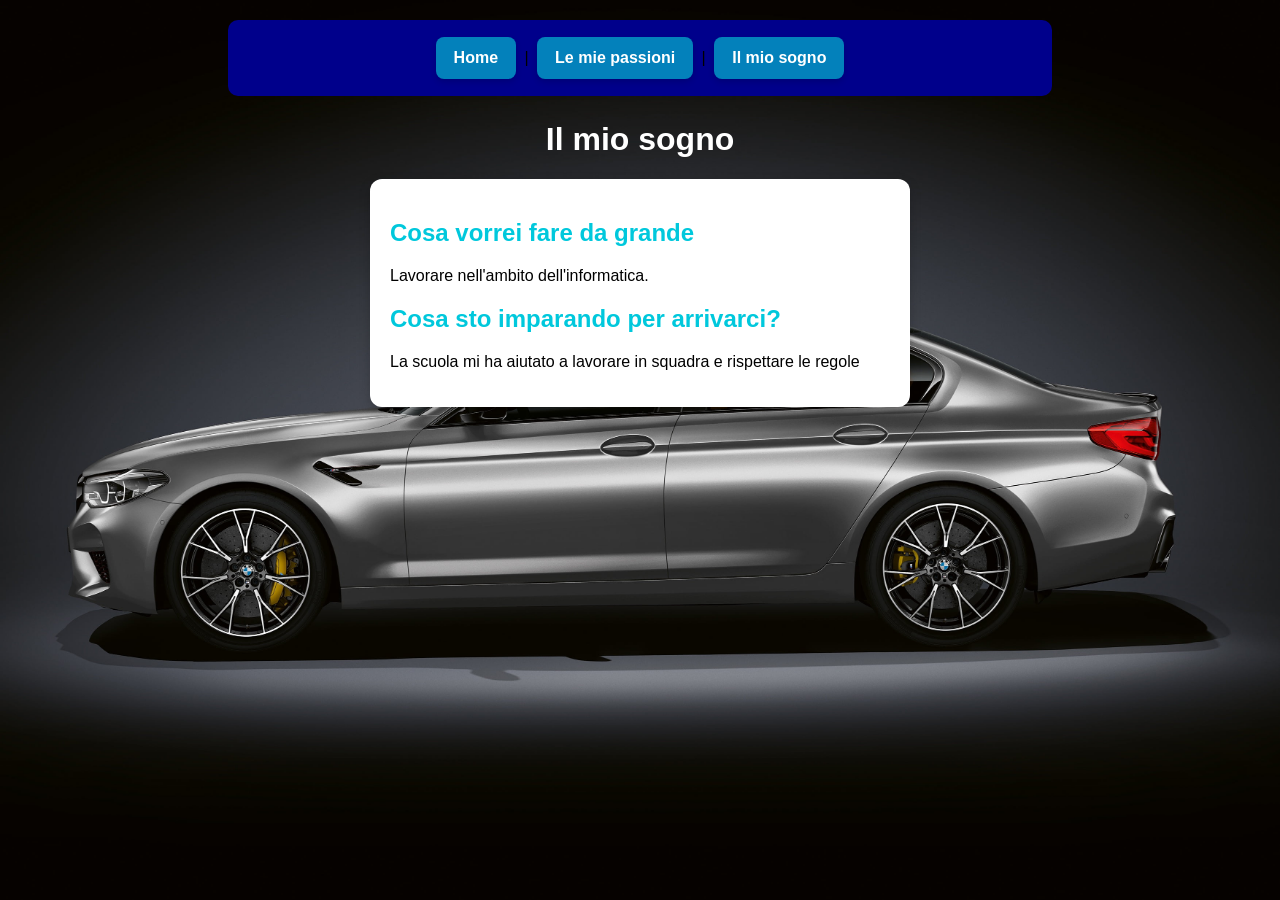
<file: sogno.html>
<!DOCTYPE html>
<html lang="it">
<head>
  <meta charset="utf-8">
  <meta name="viewport" content="width=device-width, initial-scale=1">
  <title>Il mio sogno</title>
  <link rel="stylesheet" href="style.css">
</head>
<body>
  <p class="menu2"><a href="index.html">Home</a> | <a href="passioni.html">Le mie passioni</a> | <a href="sogno.html">Il mio sogno</a></p>
  <h1>Il mio sogno</h1>
  <div class="scheda">
    <h2>Cosa vorrei fare da grande</h2>
    <p>Lavorare nell'ambito dell'informatica.</p>
    <h2>Cosa sto imparando per arrivarci?</h2>
    <p>La scuola mi ha aiutato a lavorare in squadra e rispettare le regole</p>
  </div>
</body>
</html>
</file>
<file: style.css>
body {
    background-image: url("img/sfondo.jpg");
    background-size: cover;
    background-attachment: fixed;
    font-family: Arial, sans-serif;
    text-align: center;
    padding: 20px;
    margin: 0;
}

h1 {
    color: rgb(255, 255, 255);
    animation: entra 1s ease;
}

.sotto {
    color: gray;
}

.scheda {
    background: white;
    max-width: 500px;
    margin: 20px auto;
    padding: 20px;
    border-radius: 12px;
    text-align: left;
    box-shadow: 0 4px 12px rgba(0, 0, 0, 0.2);
}

h2 {
    color: rgb(0, 200, 220);
}

.piede {
    font-size: 12px;
    color: gray;
}

.bottone,
.menu2 a {
    display: inline-block;
    background: rgb(3, 129, 187);
    color: white;
    padding: 10px 16px;
    border-radius: 8px;
    text-decoration: none;
    font-weight: bold;
    margin: 5px 4px;
    border: 2px solid transparent;
    transition: all 0.3s ease;
    box-shadow: 0 3px 6px rgba(0, 0, 0, 0.15);
    cursor: pointer;
}

.bottone:hover,
.menu2 a:hover {
    background: rgb(255, 217, 0);
    color: black;
    transform: translateY(-3px);
    box-shadow: 0 6px 12px rgba(0, 0, 0, 0.2);
}

.menu2 {
    background: darkblue;
    padding: 12px;
    border-radius: 10px;
    margin: 0 auto 25px;
    max-width: 800px;
}

@keyframes entra {
    from {
        opacity: 0;
        transform: translateY(-20px);
    }
    to {
        opacity: 1;
        transform: translateY(0);
    }
}

/* --- AGGIUNTE PER DIARIO, TABELLA E TEMA SCURO --- */
table {
    border-collapse: collapse;
    width: 100%;
    background: white;
    color: #222222;
}

th, td {
    border: 1px solid #999999;
    padding: 8px;
    text-align: left;
}

th {
    background: rgb(3, 129, 187);
    color: white;
}

tr:nth-child(even) {
    background: #eef3f8;
}

.presente {
    background: #c8f0d2 !important;
    color: #114422;
    font-weight: bold;
}

.assente {
    background: #f6c9c9 !important;
    color: #661111;
    font-weight: bold;
}

#riepilogo {
    background: white;
    color: #222222;
    border: 2px solid rgb(3, 129, 187);
    border-radius: 12px;
    padding: 10px 20px;
    margin-top: 20px;
}

body.scuro {
    background-image: none;
    background-color: #12121f;
    color: #ffffff;
}

body.scuro .scheda {
    background-color: #1e1e2f;
    color: #ffffff;
}

body.scuro h1, body.scuro h2 {
    color: #ffd166;
}

@media (max-width: 600px) {
    body {
        padding: 10px;
    }

    .menu2 a {
        display: block;
        margin: 6px 0;
    }

    .scheda {
        padding: 15px;
    }

    .bottone {
        display: block;
        text-align: center;
    }

    th, td {
        padding: 4px;
        font-size: 14px;
    }
}
</file>
